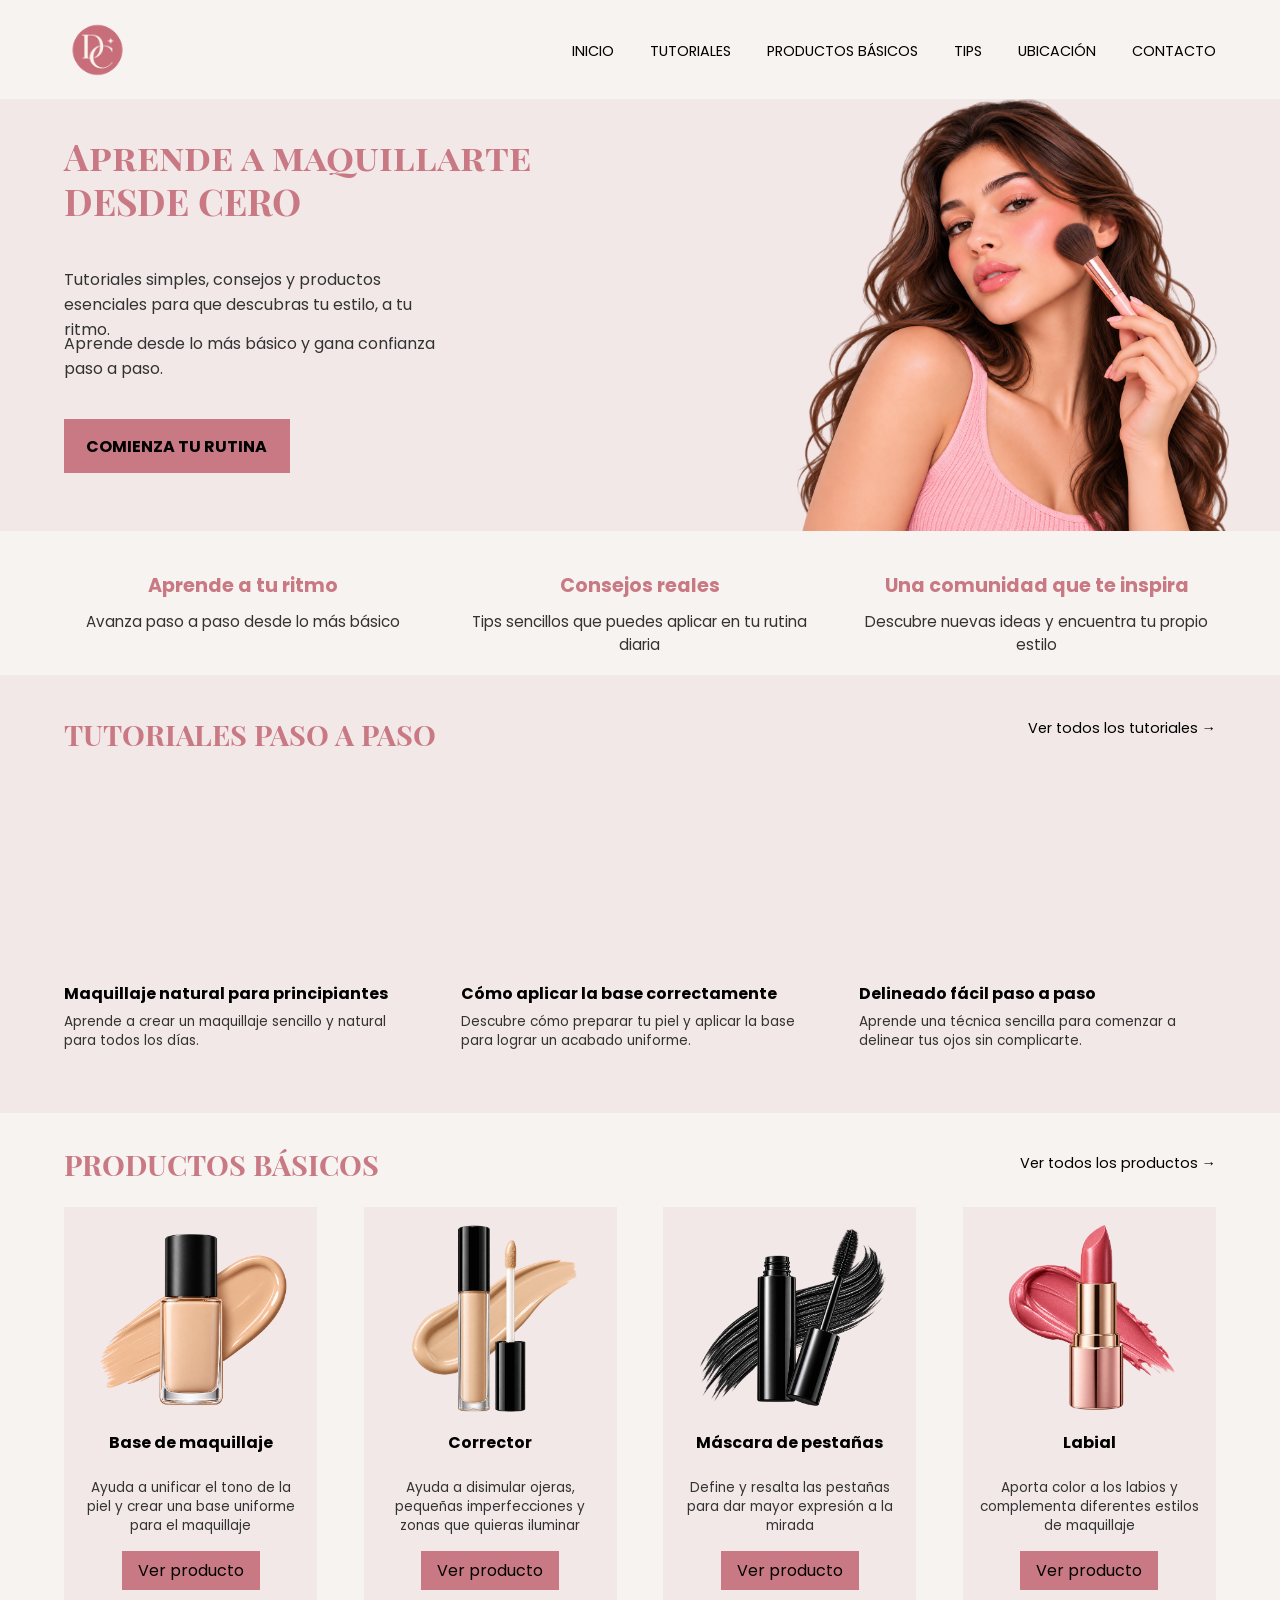
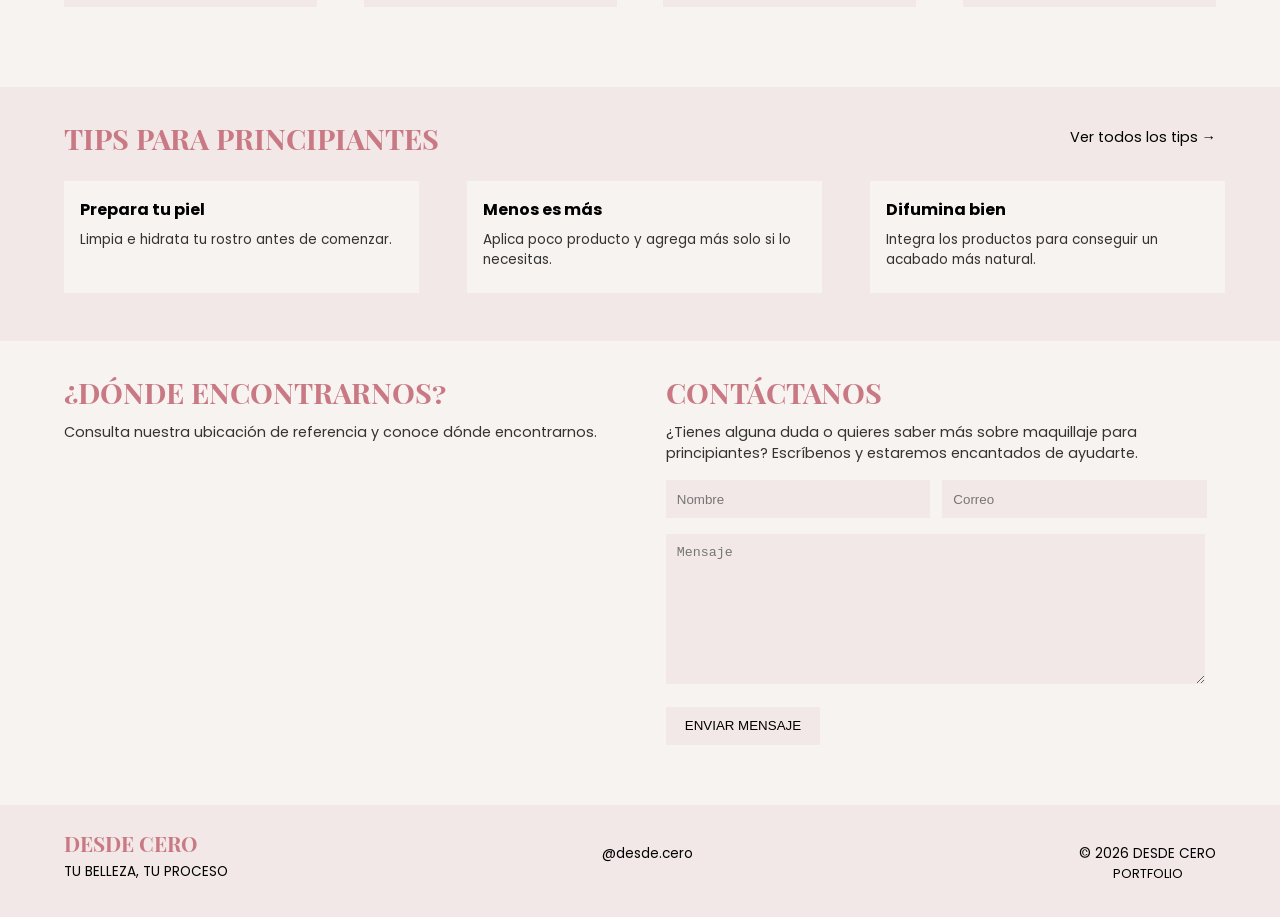
<file: index.html>
<!DOCTYPE html>
<html lang="es">
<head>
    <meta charset="UTF-8">
    <meta name="viewport" content="width=device-width, initial-scale=1.0">

    <link rel="preconnect" href="https://fonts.googleapis.com">
    <link rel="preconnect" href="https://fonts.gstatic.com" crossorigin>
    <link href="https://fonts.googleapis.com/css2?family=Playfair+Display+SC:ital,wght@0,400;0,700;0,900;1,400;1,700;1,900&family=Poppins:ital,wght@0,100;0,200;0,300;0,400;0,500;0,600;0,700;0,800;0,900;1,100;1,200;1,300;1,400;1,500;1,600;1,700;1,800;1,900&display=swap" rel="stylesheet">
    
    <link rel="stylesheet" href="./css/estilos.css">

    <title>Desde Cero</title>
</head>

<body>          
    <header>
        <div>
           <img src="./img/logo.png" alt="Logo Desde Cero">
        </div>
        
        <nav>
            <a href="./index.html">INICIO</a>
            <a href="./tutoriales.html">TUTORIALES</a>
            <a href="./productos.html">PRODUCTOS BÁSICOS</a>
            <a href="./tips.html">TIPS</a>
            <a href="./ubicacion.html">UBICACIÓN</a>
            <a href="./contacto.html">CONTACTO</a>
        </nav>
    </header>
    <main> 
        
        <section id="inicio">
           
           <h1>Aprende a maquillarte <span>DESDE CERO</span></h1>

           <p>

               Tutoriales simples, consejos y productos esenciales
               para que descubras tu estilo, a tu ritmo.
               
               <span>
                   Aprende desde lo más básico y gana confianza paso a paso.
               </span>
           </p>

           <a href="./tutoriales.html"><b>COMIENZA TU RUTINA</b></a>

           

            <div class="imagen-inicio">
                <img src="./img/chica.png" alt="Mujer aplicándose maquillaje">
            </div>


            
            </section>
            <div class="beneficios">

             <div class="beneficio1">
                  <h3>Aprende a tu ritmo</h3>
                  <p>Avanza paso a paso desde lo más básico</p>
              </div>

              <div class="beneficio2">
                  <h3>Consejos reales</h3>
                  <p>Tips sencillos que puedes aplicar en tu rutina diaria</p>
              </div>

              <div class="beneficio3">
                  <h3>Una comunidad que te inspira</h3>
                  <p>Descubre nuevas ideas y encuentra tu propio estilo</p>
              </div>

            </div>



            <section id="tutoriales">

                <h2>TUTORIALES PASO A PASO</h2>

                <a href="./tutoriales.html">Ver todos los tutoriales →</a>

            <div class="tutoriales">

                <div class="tutorial1">
                    <iframe
                        width="560"
                        height="315"
                        src="https://www.youtube.com/embed/My8cILpJXRI?si=BjXnE_vdBm3YssfF"
                        title="Maquillaje natural para principiantes"
                        frameborder="0"
                        allowfullscreen>
                    </iframe>

                     <h3>Maquillaje natural para principiantes</h3>
                     <p>Aprende a crear un maquillaje sencillo y natural para todos los días.</p>
                </div>


                <div class="tutorial2">
                    <iframe
                        width="560"
                        height="315"
                        src="https://www.youtube.com/embed/2gE9KE-GQ8g?si=6pxaX_cSNZBzCt-E" title="YouTube video player" 
                        title="Cómo aplicar la base correctamente"
                        frameborder="0"
                        allowfullscreen>
                    </iframe>

                    <h3>Cómo aplicar la base correctamente</h3>
                    <p>Descubre cómo preparar tu piel y aplicar la base para lograr un acabado uniforme.</p>
                </div>


                <div class="tutorial3">
                    <iframe
                        width="560"
                        height="315"
                        src="https://www.youtube.com/embed/KVVOfbyu404?si=geWPGz6fQpqg7Lgv"
                        title="Delineado fácil paso a paso"
                        frameborder="0"
                        allowfullscreen>
                    </iframe>

                    <h3>Delineado fácil paso a paso</h3>
                    <p>Aprende una técnica sencilla para comenzar a delinear tus ojos sin complicarte.</p>
                </div>
            </div>


            </section>




            <section id="productos">

                <h2>PRODUCTOS BÁSICOS</h2>
                <a href="./productos.html">Ver todos los productos →</a>

            <div class="productos">

                <div class="producto1">
                    <img src="./img/base.png" alt="Base de maquillaje">
                    <h3>Base de maquillaje</h3>
                    <p>
                       Ayuda a unificar el tono de la piel y crear una base uniforme para el maquillaje
                    </p>
                    <a href="./productos.html">Ver producto</a>
                </div>


                <div class="producto2">
                    <img src="./img/corrector.png" alt="Corrector">
                    <h3>Corrector</h3>
                    <p>
                       Ayuda a disimular ojeras, pequeñas imperfecciones y zonas que quieras iluminar
                    </p>
                    <a href="./productos.html">Ver producto</a>
                </div>


                <div class="producto3">
                     <img src="./img/mascara.png" alt="Máscara de pestañas">
                     <h3>Máscara de pestañas</h3>
                     <p>
                        Define y resalta las pestañas para dar mayor expresión a la mirada
                     </p>
                     <a href="./productos.html">Ver producto</a>
                </div>
                    

                <div class="producto4">
                    <img src="./img/labial.png" alt="Labial">
                    <h3>Labial</h3>
                    <p>
                       Aporta color a los labios y complementa diferentes estilos de maquillaje
                    </p>
                    <a href="./productos.html">Ver producto</a>
                </div>
            </div>
                    
        </section>



            <section id="tips">

                <h2>TIPS PARA PRINCIPIANTES</h2>

                <a href="./tips.html">Ver todos los tips →</a>
            <div class="tips">

                <div class="tip1">
                    <h3>Prepara tu piel</h3>
                    <p>Limpia e hidrata tu rostro antes de comenzar.</p>
                </div>

                <div class="tip2">
                    <h3>Menos es más</h3>
                    <p>Aplica poco producto y agrega más solo si lo necesitas.</p>
                </div>

                <div class="tip3">
                    <h3>Difumina bien</h3>
                    <p>Integra los productos para conseguir un acabado más natural.</p>
                </div>
            </div>

             </section>


            <div class="info-final">

             <section class="ubicacion">

                 <h2>¿DÓNDE ENCONTRARNOS?</h2>

                 <p>
                     Consulta nuestra ubicación de referencia y conoce dónde encontrarnos.
                 </p>

                <div>
                    <iframe
                        src="https://www.google.com/maps/embed?pb=!1m18!1m12!1m3!1d52563.43974257505!2d-58.46221515480427!3d-34.57342642877395!2m3!1f0!2f0!3f0!3m2!1i1024!2i768!4f13.1!3m3!1m2!1s0x95bcb59c771eb933%3A0x6b3113b596d78c69!2sPalermo%2C%20Cdad.%20Aut%C3%B3noma%20de%20Buenos%20Aires!5e0!3m2!1ses!2sar!4v1791214659602!5m2!1ses!2sar" width="600" height="450" style="border:0;" allowfullscreen="" loading="lazy" referrerpolicy="strict-origin-when-cross-origin"
                        width="600"
                        height="450"
                        style="border:0;"
                        allowfullscreen=""
                        loading="lazy">
                    </iframe>
                </div>

            </section>



            <section class="contacto">

                <h2>CONTÁCTANOS</h2>

                <p>
                     ¿Tienes alguna duda o quieres saber más sobre maquillaje para principiantes?
                     Escríbenos y estaremos encantados de ayudarte.
                </p>

                <form>

                   <input type="text" placeholder="Nombre">

                   <input type="email" placeholder="Correo">

                   <textarea placeholder="Mensaje"></textarea>

                   <button type="submit">ENVIAR MENSAJE</button>

            </form>
            </section>
            </div>


    </main>

    <footer>

    <div>DESDE CERO</div>

    <p>TU BELLEZA, TU PROCESO</p>
    <p class="instagram">@desde.cero</p>
    <p class="copyright">
    © 2026 DESDE CERO<br>
    <a href="./portfolio.html" class="link-portfolio">PORTFOLIO</a>
</p>

</footer>
</file>
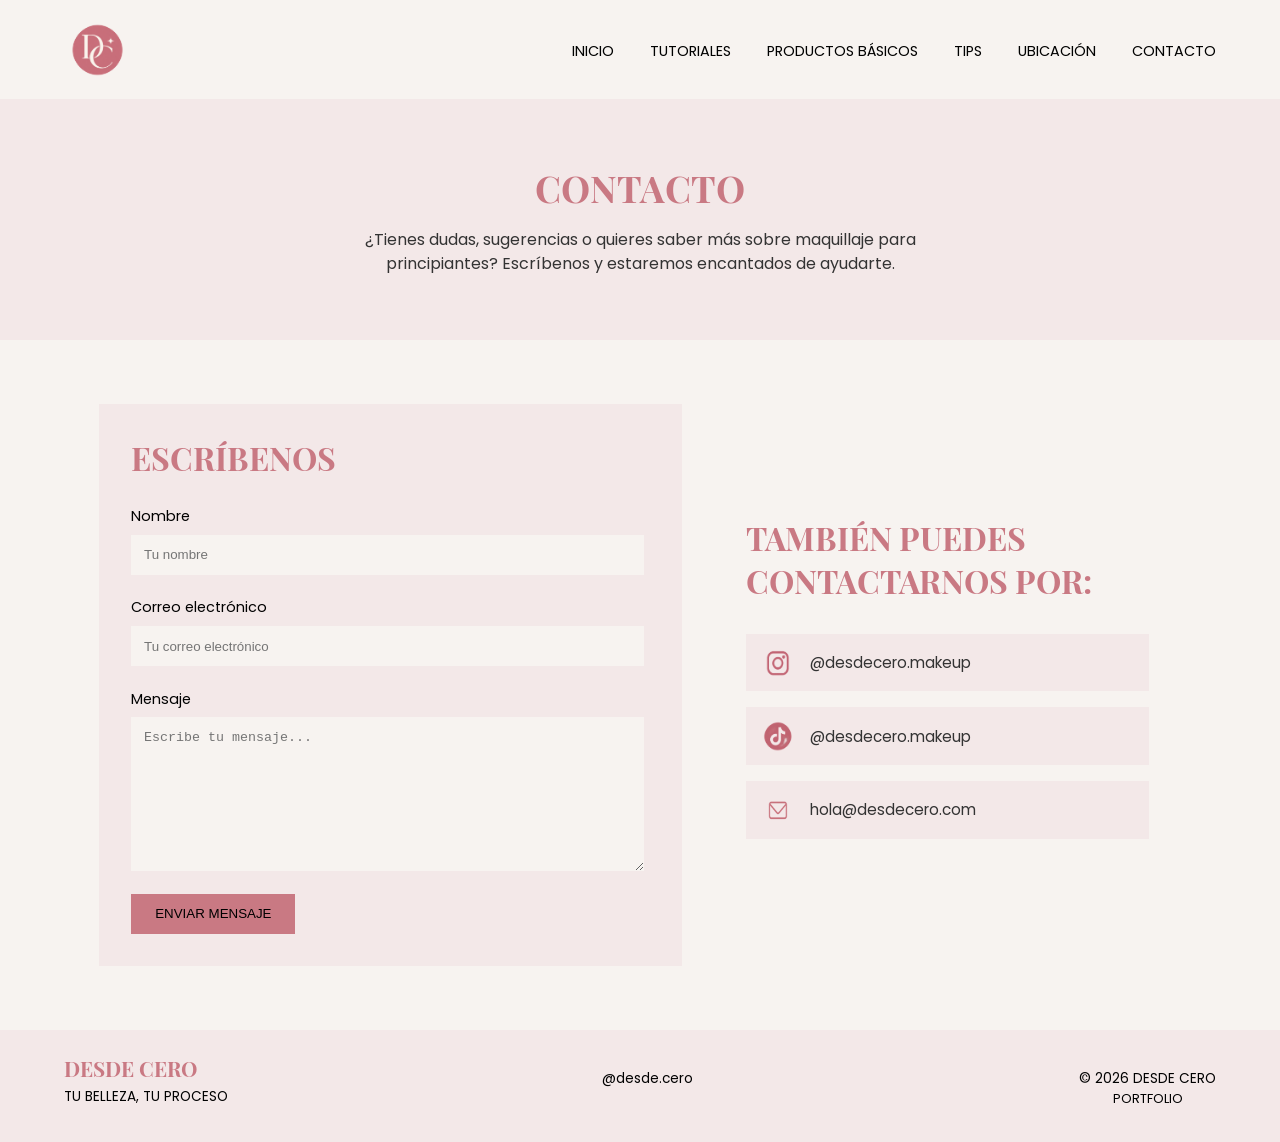
<file: contacto.html>
<!DOCTYPE html>
<html lang="en">
<head>
    <meta charset="UTF-8">
    <meta name="viewport" content="width=device-width, initial-scale=1.0">

    <link rel="preconnect" href="https://fonts.googleapis.com">
    <link rel="preconnect" href="https://fonts.gstatic.com" crossorigin>

    <link href="https://fonts.googleapis.com/css2?family=Playfair+Display+SC:ital,wght@0,400;0,700;0,900;1,400;1,700;1,900&family=Poppins:ital,wght@0,100;0,200;0,300;0,400;0,500;0,600;0,700;0,800;0,900;1,100;1,200;1,300;1,400;1,500;1,600;1,700;1,800;1,900&display=swap" rel="stylesheet">

    <link rel="stylesheet" href="./css/estilos.css">

    <title>Contacto | Desde Cero</title>
</head>

<body>

    <header>

        <div>
            <img src="./img/logo.png" alt="Logo Desde Cero">
        </div>

        <nav>
            <a href="./index.html">INICIO</a>
            <a href="./tutoriales.html">TUTORIALES</a>
            <a href="./productos.html">PRODUCTOS BÁSICOS</a>
            <a href="./tips.html">TIPS</a>
            <a href="./ubicacion.html">UBICACIÓN</a>
            <a href="./contacto.html">CONTACTO</a>
        </nav>

    </header>


    <main>

        <section class="inicio-contacto">

            <h1>CONTACTO</h1>

            <p>
                ¿Tienes dudas, sugerencias o quieres saber más
                sobre maquillaje para principiantes?
                Escríbenos y estaremos encantados de ayudarte.
            </p>

        </section>



        <section class="pagina-contacto">

            <div class="contenido-contacto">


                <div class="formulario-contacto">

                    <h2>ESCRÍBENOS</h2>

                    <form>

                        <label>Nombre</label>

                        <input
                            type="text"
                            placeholder="Tu nombre">


                        <label>Correo electrónico</label>

                        <input
                            type="email"
                            placeholder="Tu correo electrónico">


                        <label>Mensaje</label>

                        <textarea
                            placeholder="Escribe tu mensaje..."></textarea>


                        <button type="submit">
                            ENVIAR MENSAJE
                        </button>

                    </form>

                </div>



                <div class="otros-contactos">

                    <h2>TAMBIÉN PUEDES CONTACTARNOS POR:</h2>


                    <div class="contacto-red">

                        <img
                            src="./img/instagram.png"
                            alt="Instagram">

                        <p>@desdecero.makeup</p>

                    </div>



                    <div class="contacto-red">

                        <img
                            src="./img/tiktok.png"
                            alt="TikTok">

                        <p>@desdecero.makeup</p>

                    </div>



                    <div class="contacto-red">

                        <img
                            src="./img/correo.png"
                            alt="Correo electrónico">

                        <p>hola@desdecero.com</p>

                    </div>


                </div>


            </div>

        </section>

    </main>



    <footer>

        <div>DESDE CERO</div>

        <p>TU BELLEZA, TU PROCESO</p>

        <p class="instagram">@desde.cero</p>

        <p class="copyright">
    © 2026 DESDE CERO<br>
    <a href="./portfolio.html" class="link-portfolio">PORTFOLIO</a>
</p>

    </footer>


</body>

</html>
</file>
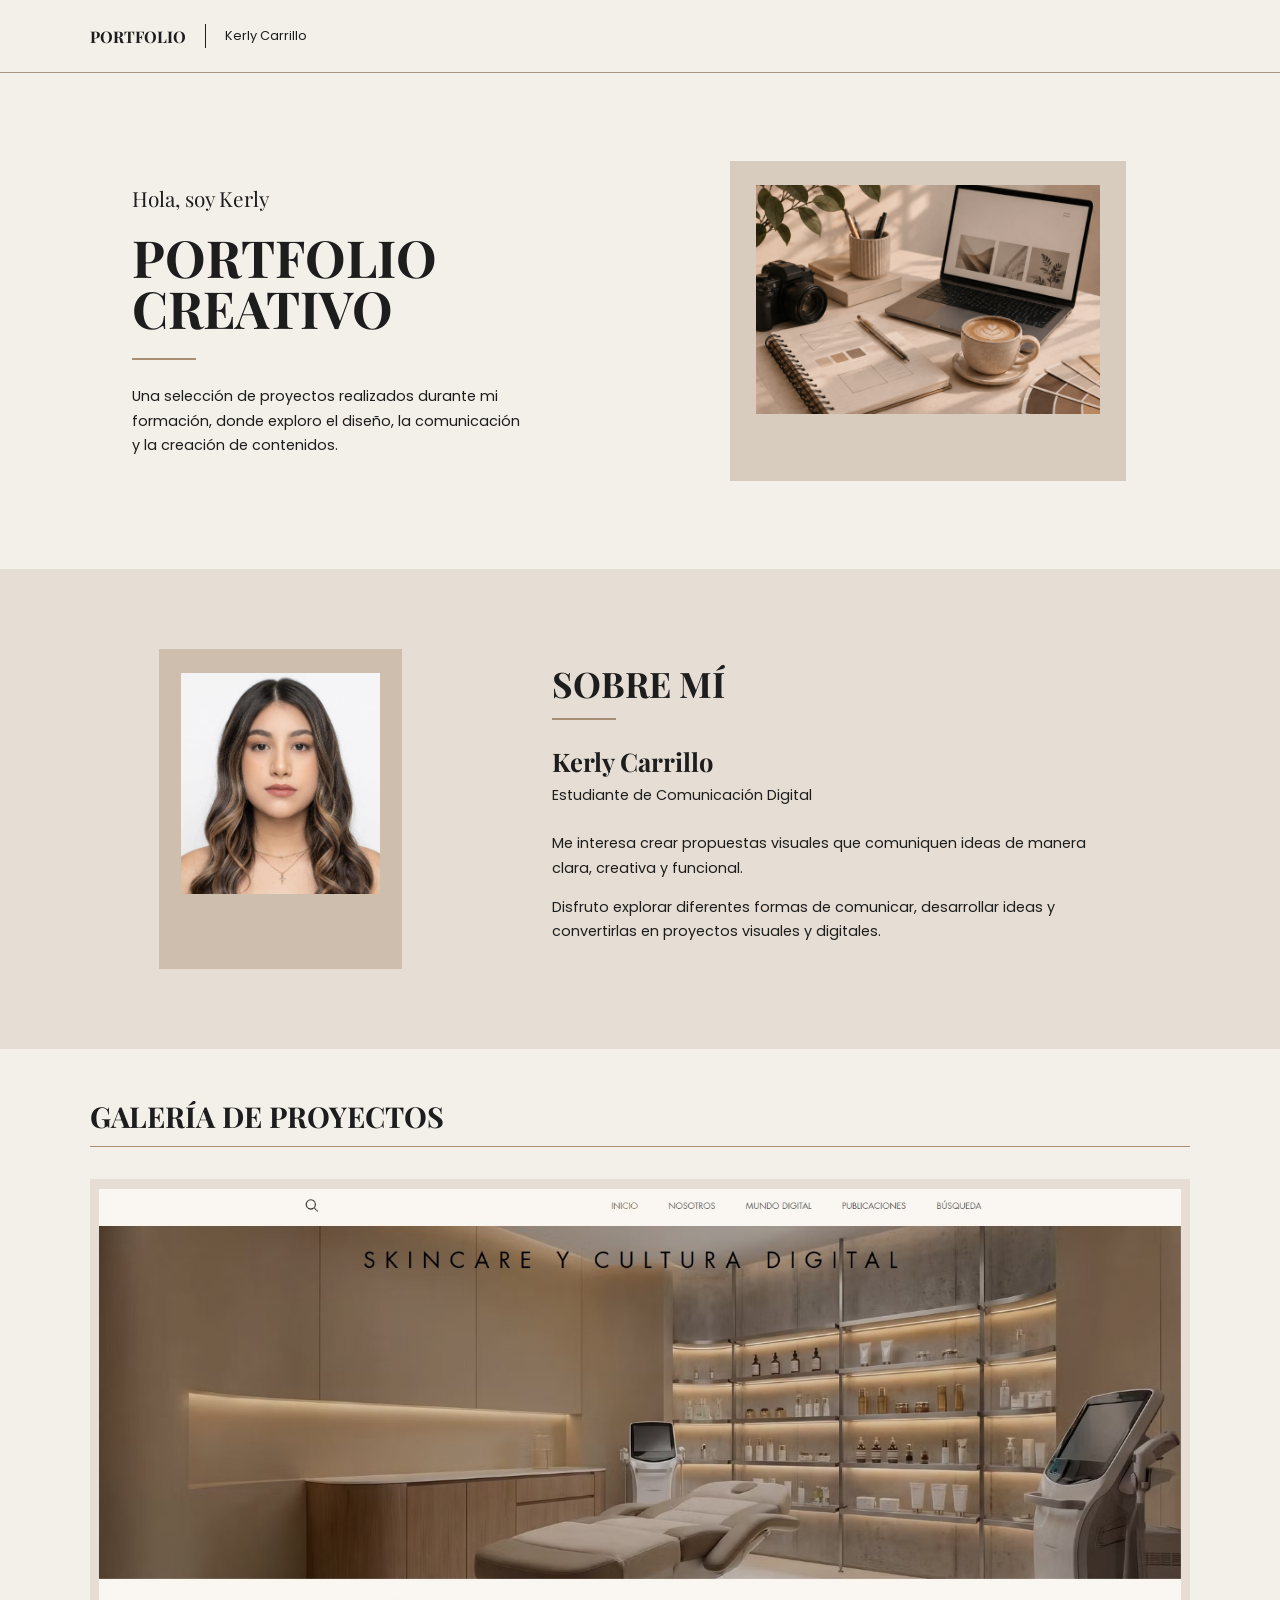
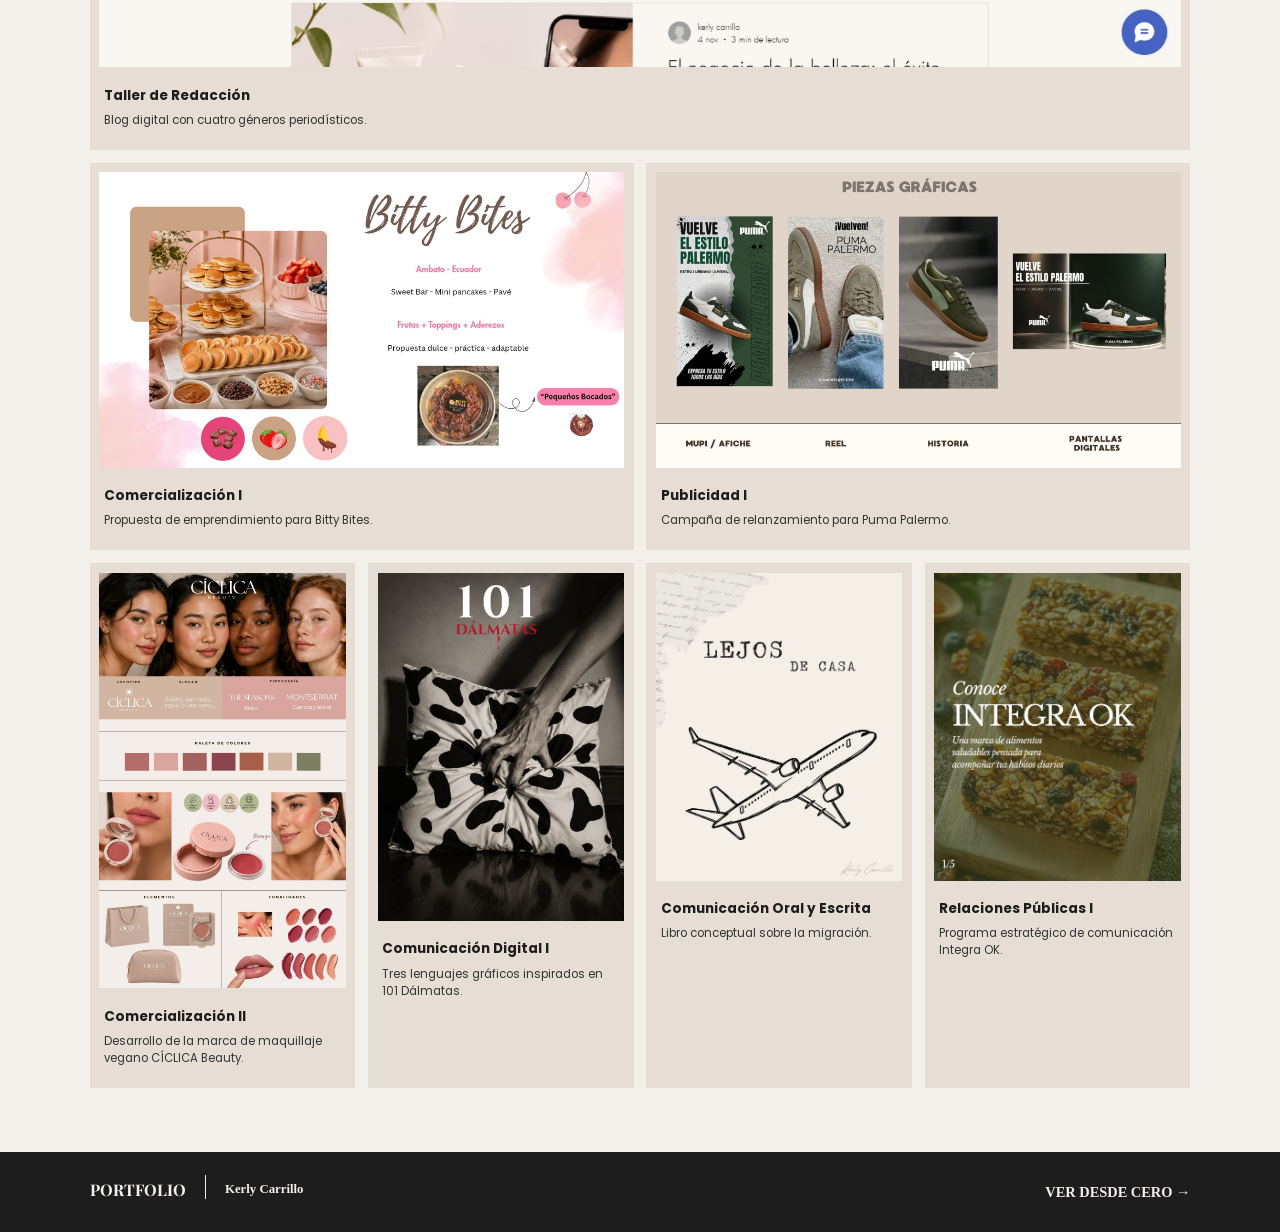
<file: portfolio.html>
<!DOCTYPE html>
<html lang="es">

<head>
    <meta charset="UTF-8">
    <meta name="viewport" content="width=device-width, initial-scale=1.0">

    <link rel="preconnect" href="https://fonts.googleapis.com">
    <link rel="preconnect" href="https://fonts.gstatic.com" crossorigin>

    <link href="https://fonts.googleapis.com/css2?family=Playfair+Display:wght@400;500;600&family=Poppins:wght@300;400;500&display=swap"
        rel="stylesheet">

    <link rel="stylesheet" href="./css/estilos.css">

    <title>Portfolio | Kerly Carrillo</title>
</head>

<body class="body-portfolio">

    <header class="header-portfolio">

        <div class="marca-portfolio">
            <h2>PORTFOLIO</h2>

            <div class="separador-portfolio"></div>

            <p>Kerly Carrillo</p>
        </div>

    </header>


    <main>

        <section class="inicio-portfolio">

            <div class="texto-inicio-portfolio">

                <p class="hola-portfolio">Hola, soy Kerly</p>

                <h1>
                    PORTFOLIO
                    <span>CREATIVO</span>
                </h1>

                <div class="linea-portfolio"></div>

                <p class="descripcion-portfolio">
                    Una selección de proyectos realizados durante mi formación,
                    donde exploro el diseño, la comunicación y la creación de contenidos.
                </p>

            </div>


            <div class="imagen-inicio-portfolio">

                <div class="cuadro-inicio"></div>

                <img src="./img/portfolio-principal.jpg"
                    alt="Imagen principal del portfolio">

            </div>

        </section>



        <section class="sobre-mi-portfolio">

            <div class="imagen-sobre-mi">

                <div class="cuadro-sobre-mi"></div>

                <img src="./img/sobre-mi.jpg"
                    alt="Imagen de presentación">

            </div>


            <div class="texto-sobre-mi">

                <h2>SOBRE MÍ</h2>

                <div class="linea-sobre-mi"></div>

                <h3>Kerly Carrillo</h3>

                <p class="carrera-portfolio">
                    Estudiante de Comunicación Digital
                </p>

                <p>
                    Me interesa crear propuestas visuales que comuniquen ideas
                    de manera clara, creativa y funcional.
                </p>

                <p>
                    Disfruto explorar diferentes formas de comunicar,
                    desarrollar ideas y convertirlas en proyectos visuales y digitales.
                </p>

            </div>

        </section>



        <section class="proyectos-portfolio">

            <h2>GALERÍA DE PROYECTOS</h2>

            <div class="linea-proyectos"></div>


            <div class="galeria-portfolio">


                <div class="proyecto1">

                    <img src="./img/taller-redaccion.jpg"
                        alt="Taller de Redacción">

                    <h3>Taller de Redacción</h3>

                    <p class="descripcion-proyecto">
                        Blog digital con cuatro géneros periodísticos.
                    </p>

                </div>



                <div class="proyecto2">

                    <img src="./img/comercializacion2.jpg"
                        alt="Comercialización I">

                    <h3>Comercialización I</h3>

                    <p class="descripcion-proyecto">
                        Propuesta de emprendimiento para Bitty Bites.
                    </p>

                </div>



                <div class="proyecto3">

                    <img src="./img/publicidad1.jpg"
                        alt="Publicidad I">

                    <h3>Publicidad I</h3>

                    <p class="descripcion-proyecto">
                        Campaña de relanzamiento para Puma Palermo.
                    </p>

                </div>



                <div class="proyecto4">

                    <img src="./img/comercializacion1.jpg"
                        alt="Comercialización II">

                    <h3>Comercialización II</h3>

                    <p class="descripcion-proyecto">
                        Desarrollo de la marca de maquillaje vegano CÍCLICA Beauty.
                    </p>

                </div>



                <div class="proyecto5">

                    <img src="./img/comunicacion-digital1.jpg"
                        alt="Comunicación Digital I">

                    <h3>Comunicación Digital I</h3>

                    <p class="descripcion-proyecto">
                        Tres lenguajes gráficos inspirados en 101 Dálmatas.
                    </p>

                </div>



                <div class="proyecto6">

                    <img src="./img/comunicacion-oral.jpg"
                        alt="Comunicación Oral y Escrita">

                    <h3>Comunicación Oral y Escrita</h3>

                    <p class="descripcion-proyecto">
                        Libro conceptual sobre la migración.
                    </p>

                </div>



                <div class="proyecto7">

                    <img src="./img/relaciones-publicas1.jpg"
                        alt="Relaciones Públicas I">

                    <h3>Relaciones Públicas I</h3>

                    <p class="descripcion-proyecto">
                        Programa estratégico de comunicación Integra OK.
                    </p>

                </div>

            </div>

        </section>

    </main>



    <footer class="footer-portfolio">

        <div class="marca-footer">

            <h2>PORTFOLIO</h2>

            <div class="separador-footer"></div>

            <p>Kerly Carrillo</p>

        </div>


        <div class="acceso-desde-cero">

            <a href="./index.html">
                VER DESDE CERO →
            </a>

        </div>

    </footer>


</body>

</html>
</file>
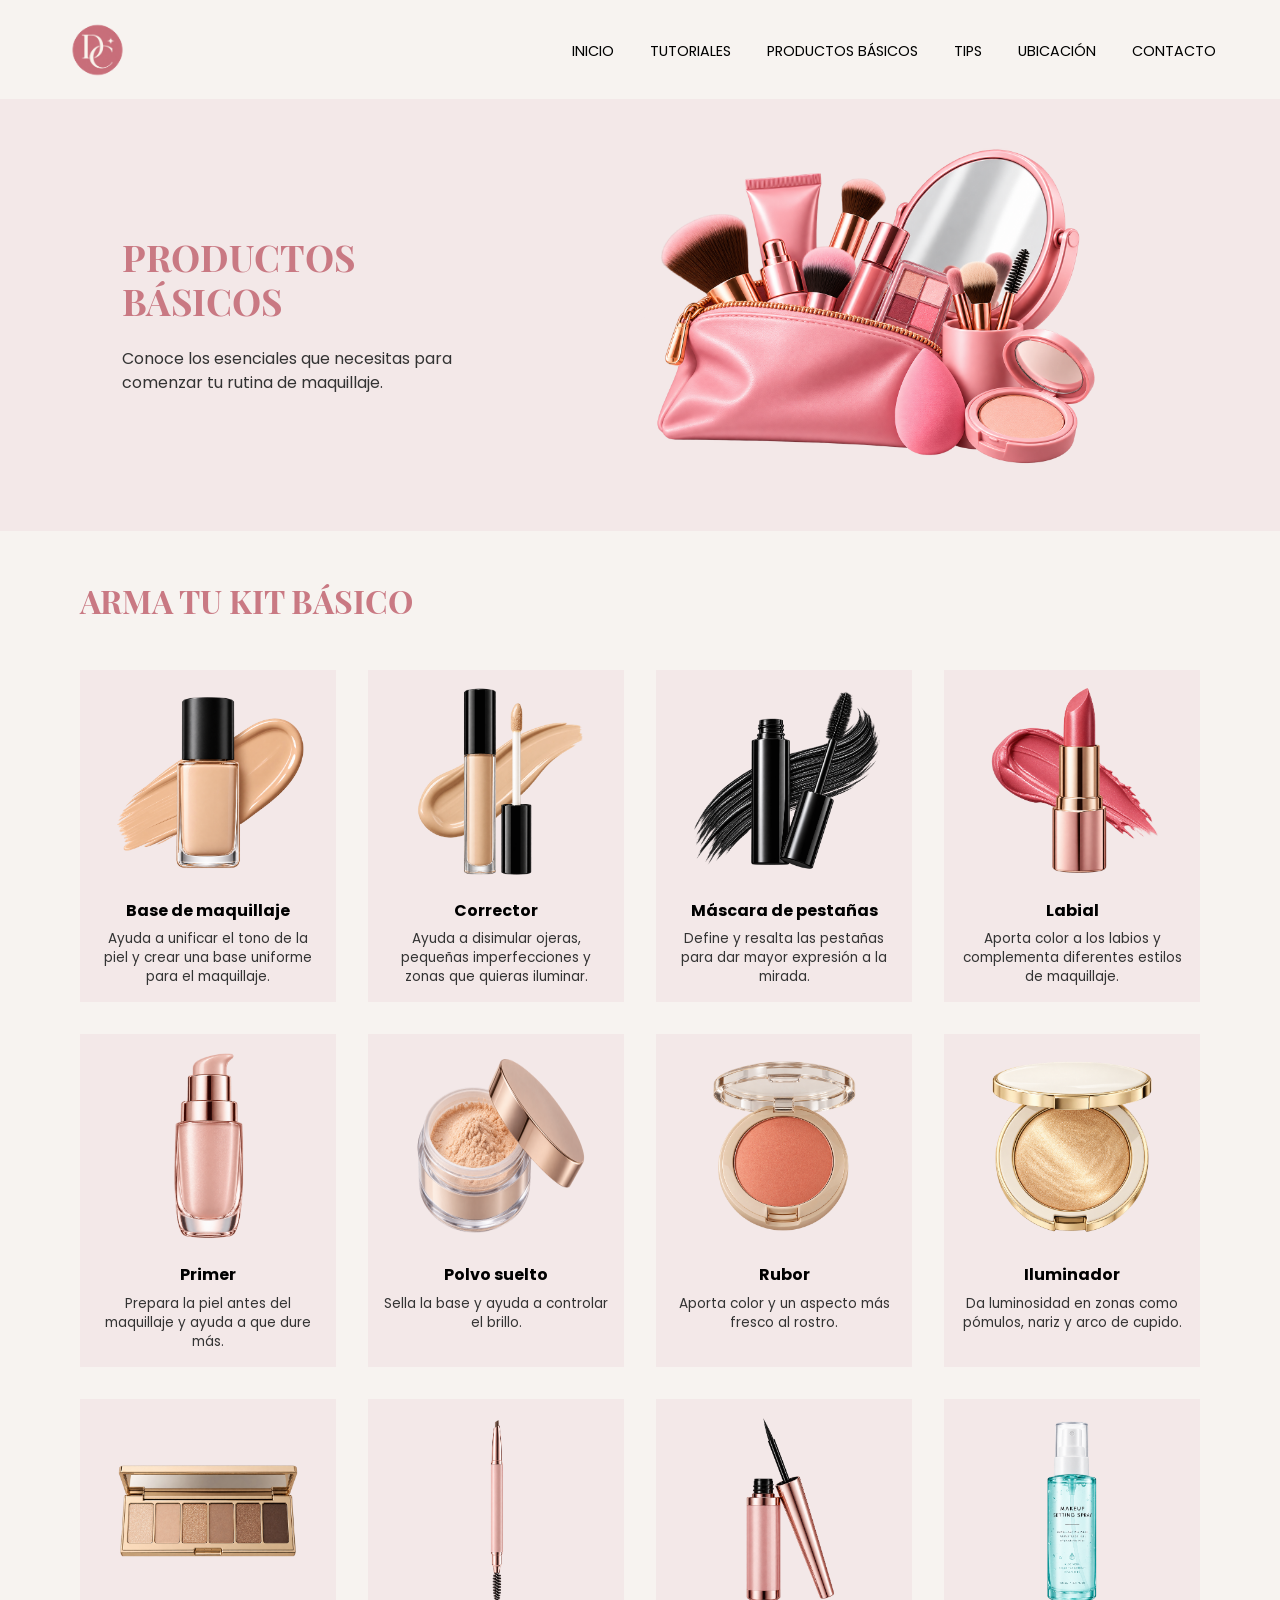
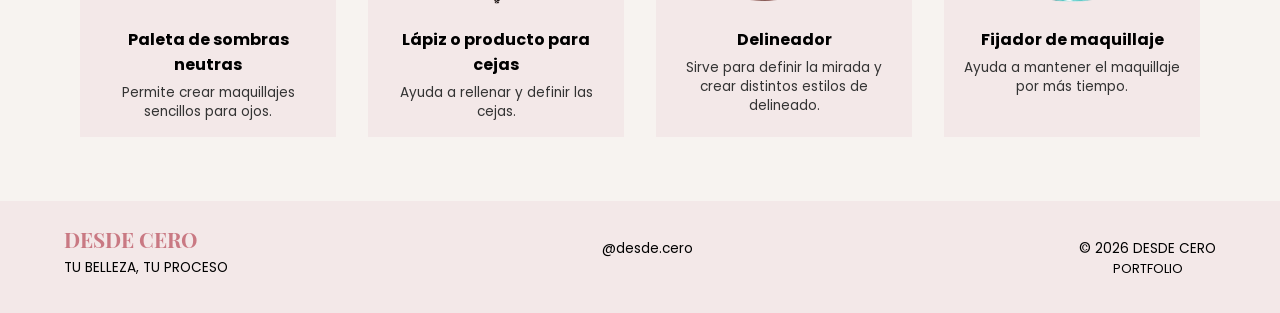
<file: productos.html>
<!DOCTYPE html>
<html lang="en">
<head>
    <meta charset="UTF-8">
    <meta name="viewport" content="width=device-width, initial-scale=1.0">

    <link rel="preconnect" href="https://fonts.googleapis.com">
    <link rel="preconnect" href="https://fonts.gstatic.com" crossorigin>

    <link href="https://fonts.googleapis.com/css2?family=Playfair+Display+SC:ital,wght@0,400;0,700;0,900;1,400;1,700;1,900&family=Poppins:ital,wght@0,100;0,200;0,300;0,400;0,500;0,600;0,700;0,800;0,900;1,100;1,200;1,300;1,400;1,500;1,600;1,700;1,800;1,900&display=swap" rel="stylesheet">

    <link rel="stylesheet" href="./css/estilos.css">

    <title>Productos Básicos | Desde Cero</title>
</head>

<body>

    <header>

        <div>
            <img src="./img/logo.png" alt="Logo Desde Cero">
        </div>

        <nav>
            <a href="./index.html">INICIO</a>
            <a href="./tutoriales.html">TUTORIALES</a>
            <a href="./productos.html">PRODUCTOS BÁSICOS</a>
            <a href="./tips.html">TIPS</a>
            <a href="./ubicacion.html">UBICACIÓN</a>
            <a href="./contacto.html">CONTACTO</a>
        </nav>

    </header>


    <main>

        <section class="inicio-productos">

            <div class="texto-productos">

                <h1>
                    PRODUCTOS<br>
                    BÁSICOS
                </h1>

                <p>
                    Conoce los esenciales que necesitas para comenzar
                    tu rutina de maquillaje.
                </p>

            </div>


            <div class="imagen-productos">

                <img src="./img/productos.png" alt="Productos básicos de maquillaje">

            </div>

        </section>



        <section class="pagina-productos">

            <h2>ARMA TU KIT BÁSICO</h2>


            <div class="lista-productos">


                <div class="producto-pagina">

                    <img src="./img/base.png" alt="Base de maquillaje">

                    <h3>Base de maquillaje</h3>

                    <p>
                        Ayuda a unificar el tono de la piel y crear
                        una base uniforme para el maquillaje.
                    </p>

                </div>



                <div class="producto-pagina">

                    <img src="./img/corrector.png" alt="Corrector">

                    <h3>Corrector</h3>

                    <p>
                        Ayuda a disimular ojeras, pequeñas imperfecciones
                        y zonas que quieras iluminar.
                    </p>

                </div>



                <div class="producto-pagina">

                    <img src="./img/mascara.png" alt="Máscara de pestañas">

                    <h3>Máscara de pestañas</h3>

                    <p>
                        Define y resalta las pestañas para dar
                        mayor expresión a la mirada.
                    </p>

                </div>



                <div class="producto-pagina">

                    <img src="./img/labial.png" alt="Labial">

                    <h3>Labial</h3>

                    <p>
                        Aporta color a los labios y complementa
                        diferentes estilos de maquillaje.
                    </p>

                </div>



                <div class="producto-pagina">

                    <img src="./img/primer.png" alt="Primer">

                    <h3>Primer</h3>

                    <p>
                        Prepara la piel antes del maquillaje
                        y ayuda a que dure más.
                    </p>

                </div>



                <div class="producto-pagina">

                    <img src="./img/polvo.png" alt="Polvo suelto">

                    <h3>Polvo suelto</h3>

                    <p>
                        Sella la base y ayuda a controlar
                        el brillo.
                    </p>

                </div>



                <div class="producto-pagina">

                    <img src="./img/rubor.png" alt="Rubor">

                    <h3>Rubor</h3>

                    <p>
                        Aporta color y un aspecto más
                        fresco al rostro.
                    </p>

                </div>



                <div class="producto-pagina">

                    <img src="./img/iluminador.png" alt="Iluminador">

                    <h3>Iluminador</h3>

                    <p>
                        Da luminosidad en zonas como
                        pómulos, nariz y arco de cupido.
                    </p>

                </div>



                <div class="producto-pagina">

                    <img src="./img/sombras.png" alt="Paleta de sombras neutras">

                    <h3>Paleta de sombras neutras</h3>

                    <p>
                        Permite crear maquillajes sencillos
                        para ojos.
                    </p>

                </div>



                <div class="producto-pagina">

                    <img src="./img/cejas.png" alt="Lápiz o producto para cejas">

                    <h3>Lápiz o producto para cejas</h3>

                    <p>
                        Ayuda a rellenar y definir
                        las cejas.
                    </p>

                </div>



                <div class="producto-pagina">

                    <img src="./img/delineador.png" alt="Delineador">

                    <h3>Delineador</h3>

                    <p>
                        Sirve para definir la mirada y crear
                        distintos estilos de delineado.
                    </p>

                </div>



                <div class="producto-pagina">

                    <img src="./img/fijador.png" alt="Fijador de maquillaje">

                    <h3>Fijador de maquillaje</h3>

                    <p>
                        Ayuda a mantener el maquillaje
                        por más tiempo.
                    </p>

                </div>


            </div>

        </section>

    </main>



    <footer>

        <div>DESDE CERO</div>

        <p>TU BELLEZA, TU PROCESO</p>

        <p class="instagram">@desde.cero</p>

        <p class="copyright">
    © 2026 DESDE CERO<br>
    <a href="./portfolio.html" class="link-portfolio">PORTFOLIO</a>
</p>

    </footer>


</body>

</html>
</file>
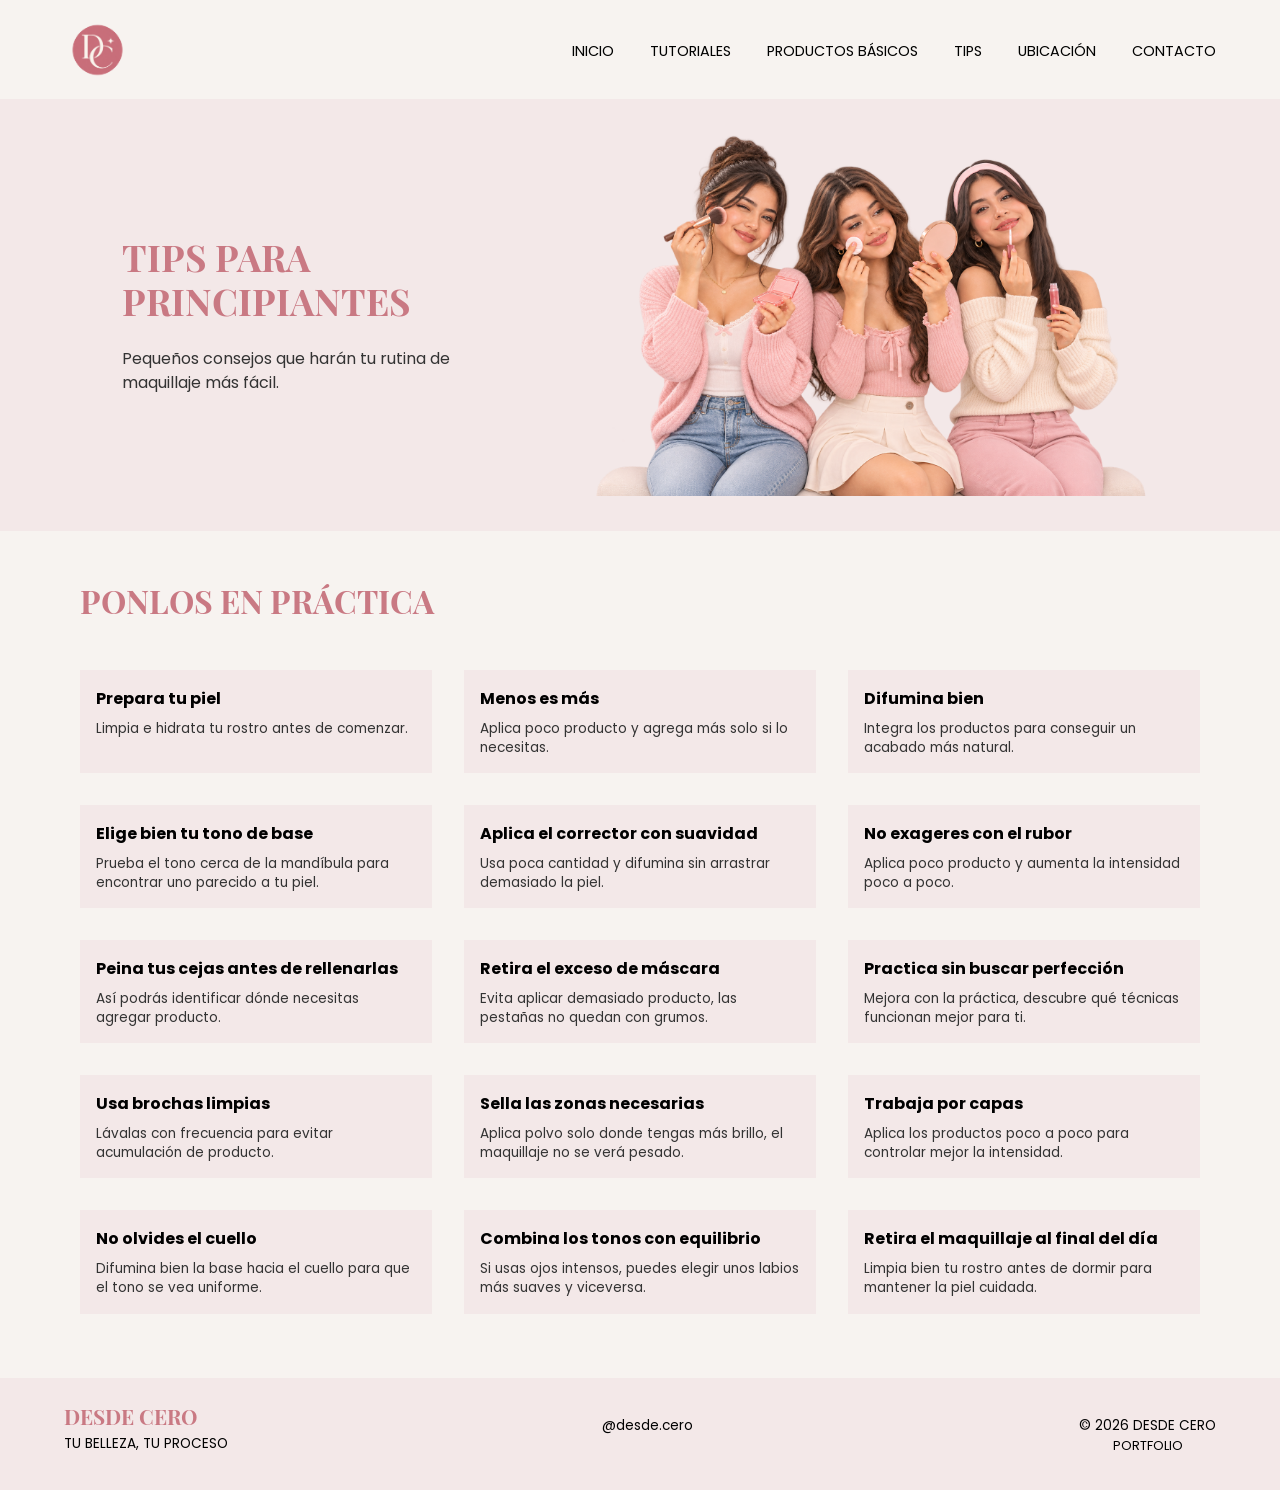
<file: tips.html>
<!DOCTYPE html>
<html lang="en">
<head>
     <meta charset="UTF-8">
    <meta name="viewport" content="width=device-width, initial-scale=1.0">

    <link rel="preconnect" href="https://fonts.googleapis.com">
    <link rel="preconnect" href="https://fonts.gstatic.com" crossorigin>

    <link href="https://fonts.googleapis.com/css2?family=Playfair+Display+SC:ital,wght@0,400;0,700;0,900;1,400;1,700;1,900&family=Poppins:ital,wght@0,100;0,200;0,300;0,400;0,500;0,600;0,700;0,800;0,900;1,100;1,200;1,300;1,400;1,500;1,600;1,700;1,800;1,900&display=swap" rel="stylesheet">

    <link rel="stylesheet" href="./css/estilos.css">

    <title>Tips | Desde Cero</title>
</head>

<body>

    <header>

        <div>
            <img src="./img/logo.png" alt="Logo Desde Cero">
        </div>

        <nav>
            <a href="./index.html">INICIO</a>
            <a href="./tutoriales.html">TUTORIALES</a>
            <a href="./productos.html">PRODUCTOS BÁSICOS</a>
            <a href="./tips.html">TIPS</a>
            <a href="./ubicacion.html">UBICACIÓN</a>
            <a href="./contacto.html">CONTACTO</a>
        </nav>

    </header>


    <main>

        <section class="inicio-tips">

            <div class="texto-tips">

                <h1>
                    TIPS PARA<br>
                    PRINCIPIANTES
                </h1>

                <p>
                    Pequeños consejos que harán tu rutina
                    de maquillaje más fácil.
                </p>

            </div>


            <div class="imagen-tips">

                <img src="./img/tips.png" alt="Chicas aplicándose maquillaje">

            </div>

        </section>



        <section class="pagina-tips">

            <h2>PONLOS EN PRÁCTICA</h2>


            <div class="lista-tips">


                <div class="tip-pagina">

                    <h3>Prepara tu piel</h3>

                    <p>
                        Limpia e hidrata tu rostro antes de comenzar.
                    </p>

                </div>



                <div class="tip-pagina">

                    <h3>Menos es más</h3>

                    <p>
                        Aplica poco producto y agrega más solo si lo necesitas.
                    </p>

                </div>



                <div class="tip-pagina">

                    <h3>Difumina bien</h3>

                    <p>
                        Integra los productos para conseguir un acabado más natural.
                    </p>

                </div>



                <div class="tip-pagina">

                    <h3>Elige bien tu tono de base</h3>

                    <p>
                        Prueba el tono cerca de la mandíbula para encontrar uno parecido a tu piel.
                    </p>

                </div>



                <div class="tip-pagina">

                    <h3>Aplica el corrector con suavidad</h3>

                    <p>
                        Usa poca cantidad y difumina sin arrastrar demasiado la piel.
                    </p>

                </div>



                <div class="tip-pagina">

                    <h3>No exageres con el rubor</h3>

                    <p>
                        Aplica poco producto y aumenta la intensidad poco a poco.
                    </p>

                </div>



                <div class="tip-pagina">

                    <h3>Peina tus cejas antes de rellenarlas</h3>

                    <p>
                        Así podrás identificar dónde necesitas agregar producto.
                    </p>

                </div>



                <div class="tip-pagina">

                    <h3>Retira el exceso de máscara</h3>

                    <p>
                        Evita aplicar demasiado producto, las pestañas no quedan con grumos.
                    </p>

                </div>



                <div class="tip-pagina">

                    <h3>Practica sin buscar perfección</h3>

                    <p>
                        Mejora con la práctica, descubre qué técnicas funcionan mejor para ti.
                    </p>

                </div>



                <div class="tip-pagina">

                    <h3>Usa brochas limpias</h3>

                    <p>
                        Lávalas con frecuencia para evitar acumulación de producto.
                    </p>

                </div>



                <div class="tip-pagina">

                    <h3>Sella las zonas necesarias</h3>

                    <p>
                        Aplica polvo solo donde tengas más brillo, el maquillaje no se verá pesado.
                    </p>

                </div>



                <div class="tip-pagina">

                    <h3>Trabaja por capas</h3>

                    <p>
                        Aplica los productos poco a poco para controlar mejor la intensidad.
                    </p>

                </div>



                <div class="tip-pagina">

                    <h3>No olvides el cuello</h3>

                    <p>
                        Difumina bien la base hacia el cuello para que el tono se vea uniforme.
                    </p>

                </div>



                <div class="tip-pagina">

                    <h3>Combina los tonos con equilibrio</h3>

                    <p>
                        Si usas ojos intensos, puedes elegir unos labios más suaves y viceversa.
                    </p>

                </div>



                <div class="tip-pagina">

                    <h3>Retira el maquillaje al final del día</h3>

                    <p>
                        Limpia bien tu rostro antes de dormir para mantener la piel cuidada.
                    </p>

                </div>


            </div>

        </section>

    </main>



    <footer>

        <div>DESDE CERO</div>

        <p>TU BELLEZA, TU PROCESO</p>

        <p class="instagram">@desde.cero</p>

        <p class="copyright">
    © 2026 DESDE CERO<br>
    <a href="./portfolio.html" class="link-portfolio">PORTFOLIO</a>
</p>

    </footer>


</body>

</html>
</file>
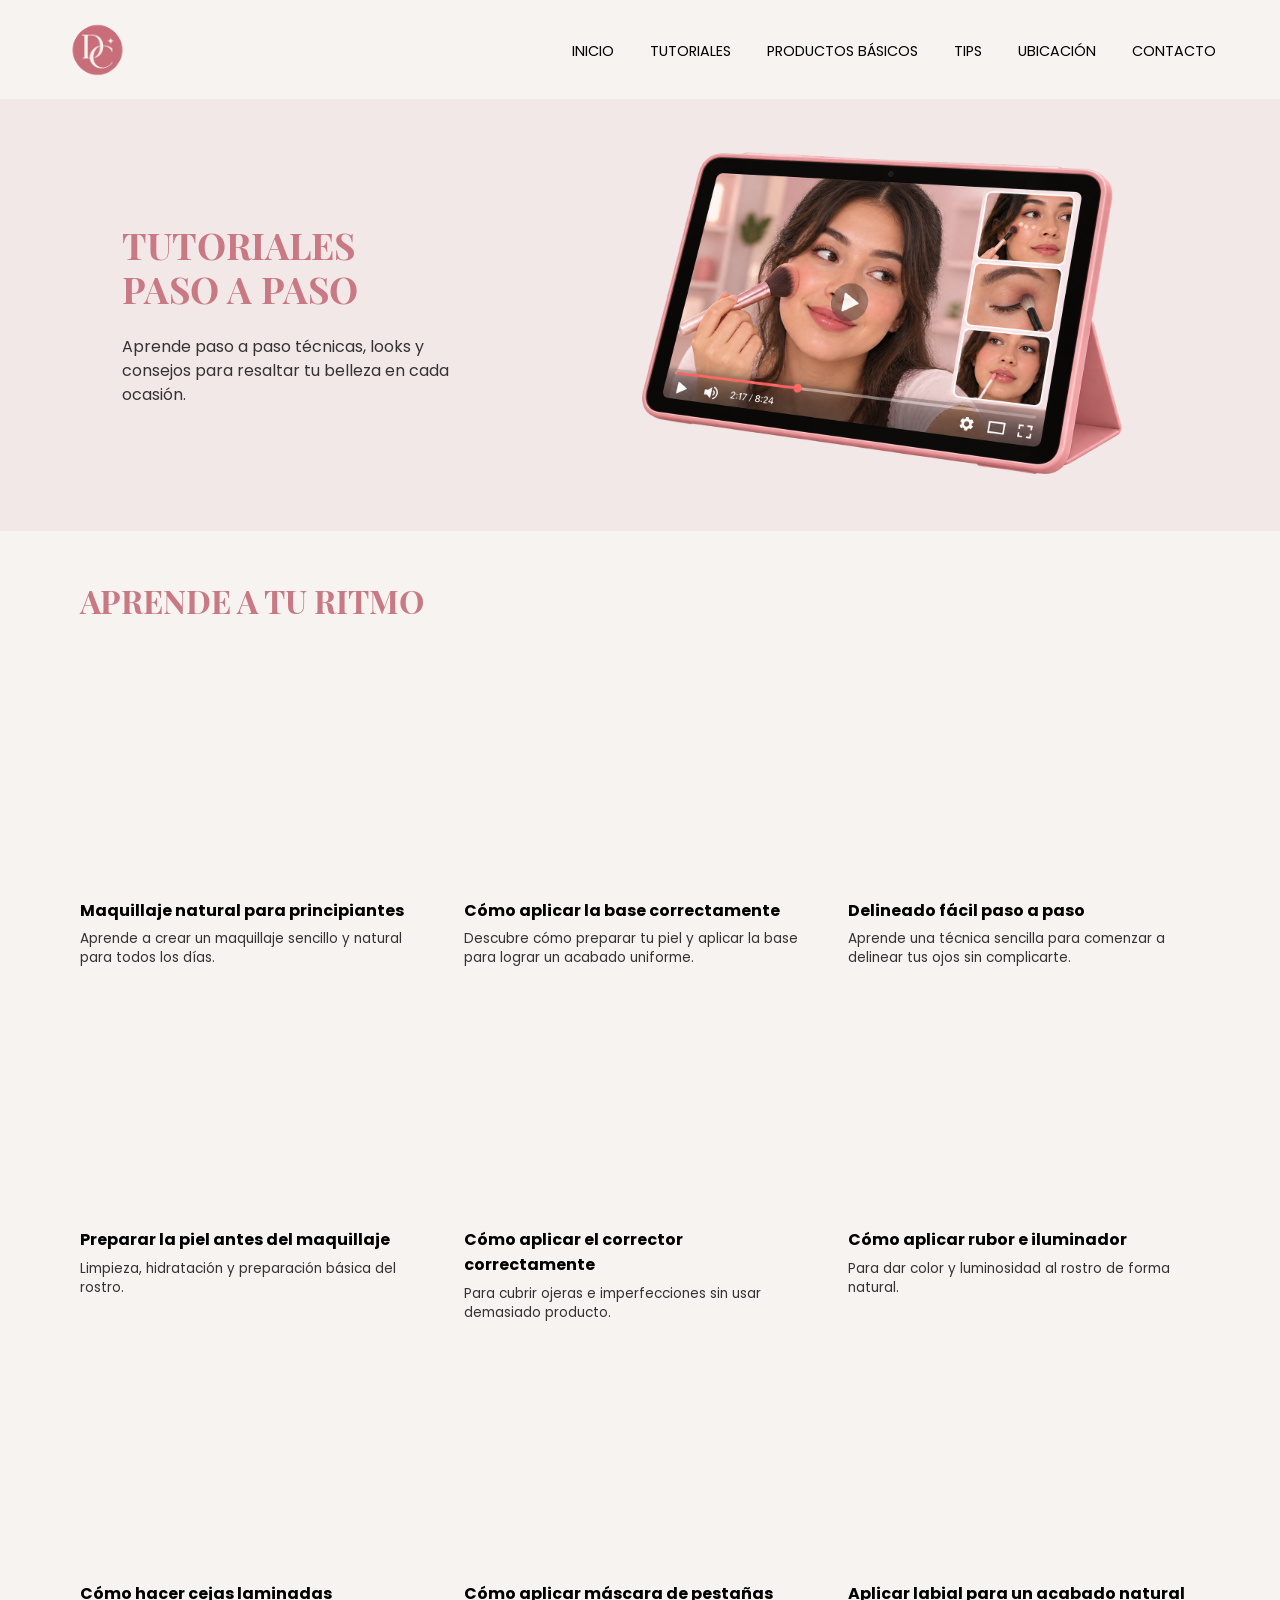
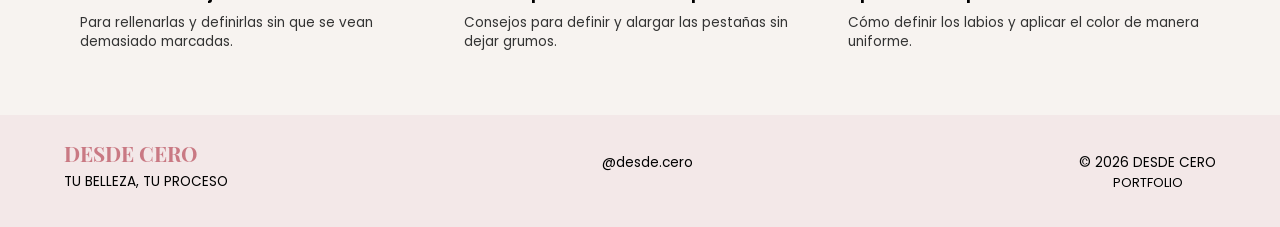
<file: tutoriales.html>
<!DOCTYPE html>
<html lang="en">
<head>
    <!DOCTYPE html>
<html lang="es">

<head>
    <meta charset="UTF-8">
    <meta name="viewport" content="width=device-width, initial-scale=1.0">

    <link rel="preconnect" href="https://fonts.googleapis.com">
    <link rel="preconnect" href="https://fonts.gstatic.com" crossorigin>

    <link href="https://fonts.googleapis.com/css2?family=Playfair+Display+SC:ital,wght@0,400;0,700;0,900;1,400;1,700;1,900&family=Poppins:ital,wght@0,100;0,200;0,300;0,400;0,500;0,600;0,700;0,800;0,900;1,100;1,200;1,300;1,400;1,500;1,600;1,700;1,800;1,900&display=swap" rel="stylesheet">

    <link rel="stylesheet" href="./css/estilos.css">

    <title>Tutoriales | Desde Cero</title>
</head>

<body>

    <header>

        <div>
            <img src="./img/logo.png" alt="Logo Desde Cero">
        </div>

        <nav>
            <a href="./index.html">INICIO</a>
            <a href="./tutoriales.html">TUTORIALES</a>
            <a href="./productos.html">PRODUCTOS BÁSICOS</a>
            <a href="./tips.html">TIPS</a>
            <a href="./ubicacion.html">UBICACIÓN</a>
            <a href="./contacto.html">CONTACTO</a>
        </nav>

    </header>


    <main>

        <section class="inicio-tutoriales">

            <div class="texto-tutoriales">

                <h1>
                    TUTORIALES<br>
                    PASO A PASO
                </h1>

                <p>
                    Aprende paso a paso técnicas, looks y consejos
                    para resaltar tu belleza en cada ocasión.
                </p>

            </div>


            <div class="imagen-tutoriales">

                <img src="./img/tablet.png" alt="Tutorial de maquillaje">

            </div>

        </section>



        <section class="pagina-tutoriales">

            <h2>APRENDE A TU RITMO</h2>


            <div class="lista-tutoriales">


                <div class="tutorial-pagina">

                    <iframe
                        width="560"
                        height="315"
                        src="https://www.youtube.com/embed/My8cILpJXRI?si=BjXnE_vdBm3YssfF"
                        title="Maquillaje natural para principiantes"
                        frameborder="0"
                        allowfullscreen>
                    </iframe>

                    <h3>Maquillaje natural para principiantes</h3>

                    <p>
                        Aprende a crear un maquillaje sencillo
                        y natural para todos los días.
                    </p>

                </div>



                <div class="tutorial-pagina">

                    <iframe
                        width="560"
                        height="315"
                        src="https://www.youtube.com/embed/2gE9KE-GQ8g?si=6pxaX_cSNZBzCt-E"
                        title="Cómo aplicar la base correctamente"
                        frameborder="0"
                        allowfullscreen>
                    </iframe>

                    <h3>Cómo aplicar la base correctamente</h3>

                    <p>
                        Descubre cómo preparar tu piel y aplicar la
                        base para lograr un acabado uniforme.
                    </p>

                </div>



                <div class="tutorial-pagina">

                    <iframe
                        width="560"
                        height="315"
                        src="https://www.youtube.com/embed/KVVOfbyu404?si=geWPGz6fQpqg7Lgv"
                        title="Delineado fácil paso a paso"
                        frameborder="0"
                        allowfullscreen>
                    </iframe>

                    <h3>Delineado fácil paso a paso</h3>

                    <p>
                        Aprende una técnica sencilla para comenzar
                        a delinear tus ojos sin complicarte.
                    </p>

                </div>



                <div class="tutorial-pagina">

                    <iframe
                        width="560"
                        height="315"
                        src="https://www.youtube.com/embed/yTJmxq594IQ?si=8-M3Oksn3AXQuz_p"
                        title="Preparar la piel antes del maquillaje"
                        frameborder="0"
                        allow="accelerometer; autoplay; clipboard-write; encrypted-media; gyroscope; picture-in-picture; web-share"
                        referrerpolicy="strict-origin-when-cross-origin"
                        allowfullscreen>
                    </iframe>

                    <h3>Preparar la piel antes del maquillaje</h3>

                    <p>
                        Limpieza, hidratación y preparación básica del rostro.
                    </p>

                </div>



                <div class="tutorial-pagina">

                    <iframe
                        width="560"
                        height="315"
                        src="https://www.youtube.com/embed/VpzrCysZkbs?si=fJ_HyYtwvUctgnAN"
                        title="Cómo aplicar el corrector correctamente"
                        frameborder="0"
                        allow="accelerometer; autoplay; clipboard-write; encrypted-media; gyroscope; picture-in-picture; web-share"
                        referrerpolicy="strict-origin-when-cross-origin"
                        allowfullscreen>
                    </iframe>

                    <h3>Cómo aplicar el corrector correctamente</h3>

                    <p>
                        Para cubrir ojeras e imperfecciones
                        sin usar demasiado producto.
                    </p>

                </div>



                <div class="tutorial-pagina">

                    <iframe
                        width="560"
                        height="315"
                        src="https://www.youtube.com/embed/d50jLGDGDRQ?si=Y1oRUgDMJkVRQXxz"
                        title="Cómo aplicar rubor e iluminador"
                        frameborder="0"
                        allow="accelerometer; autoplay; clipboard-write; encrypted-media; gyroscope; picture-in-picture; web-share"
                        referrerpolicy="strict-origin-when-cross-origin"
                        allowfullscreen>
                    </iframe>

                    <h3>Cómo aplicar rubor e iluminador</h3>

                    <p>
                        Para dar color y luminosidad al rostro
                        de forma natural.
                    </p>

                </div>



                <div class="tutorial-pagina">

                    <iframe
                        width="560"
                        height="315"
                        src="https://www.youtube.com/embed/b1s9CejmeF4?si=fC2QAXWeKLhQ8yI-"
                        title="Cómo hacer cejas laminadas"
                        frameborder="0"
                        allow="accelerometer; autoplay; clipboard-write; encrypted-media; gyroscope; picture-in-picture; web-share"
                        referrerpolicy="strict-origin-when-cross-origin"
                        allowfullscreen>
                    </iframe>

                    <h3>Cómo hacer cejas laminadas</h3>

                    <p>
                        Para rellenarlas y definirlas
                        sin que se vean demasiado marcadas.
                    </p>

                </div>



                <div class="tutorial-pagina">

                    <iframe
                        width="560"
                        height="315"
                        src="https://www.youtube.com/embed/He7lj0Pnm98?si=ZkpMXrGMO5O_es3B"
                        title="Cómo aplicar máscara de pestañas"
                        frameborder="0"
                        allow="accelerometer; autoplay; clipboard-write; encrypted-media; gyroscope; picture-in-picture; web-share"
                        referrerpolicy="strict-origin-when-cross-origin"
                        allowfullscreen>
                    </iframe>

                    <h3>Cómo aplicar máscara de pestañas</h3>

                    <p>
                        Consejos para definir y alargar las pestañas
                        sin dejar grumos.
                    </p>

                </div>



                <div class="tutorial-pagina">

                    <iframe
                        width="560"
                        height="315"
                        src="https://www.youtube.com/embed/LbK2yRCmR7c?si=P0kAwfPXmrZhph_z"
                        title="Aplicar labial para un acabado natural"
                        frameborder="0"
                        allow="accelerometer; autoplay; clipboard-write; encrypted-media; gyroscope; picture-in-picture; web-share"
                        referrerpolicy="strict-origin-when-cross-origin"
                        allowfullscreen>
                    </iframe>

                    <h3>Aplicar labial para un acabado natural</h3>

                    <p>
                        Cómo definir los labios y aplicar el color
                        de manera uniforme.
                    </p>

                </div>


            </div>

        </section>

    </main>



    <footer>

        <div>DESDE CERO</div>

        <p>TU BELLEZA, TU PROCESO</p>

        <p class="instagram">@desde.cero</p>

        <p class="copyright">
    © 2026 DESDE CERO<br>
    <a href="./portfolio.html" class="link-portfolio">PORTFOLIO</a>
</p>

    </footer>


</body>

</html>
</file>
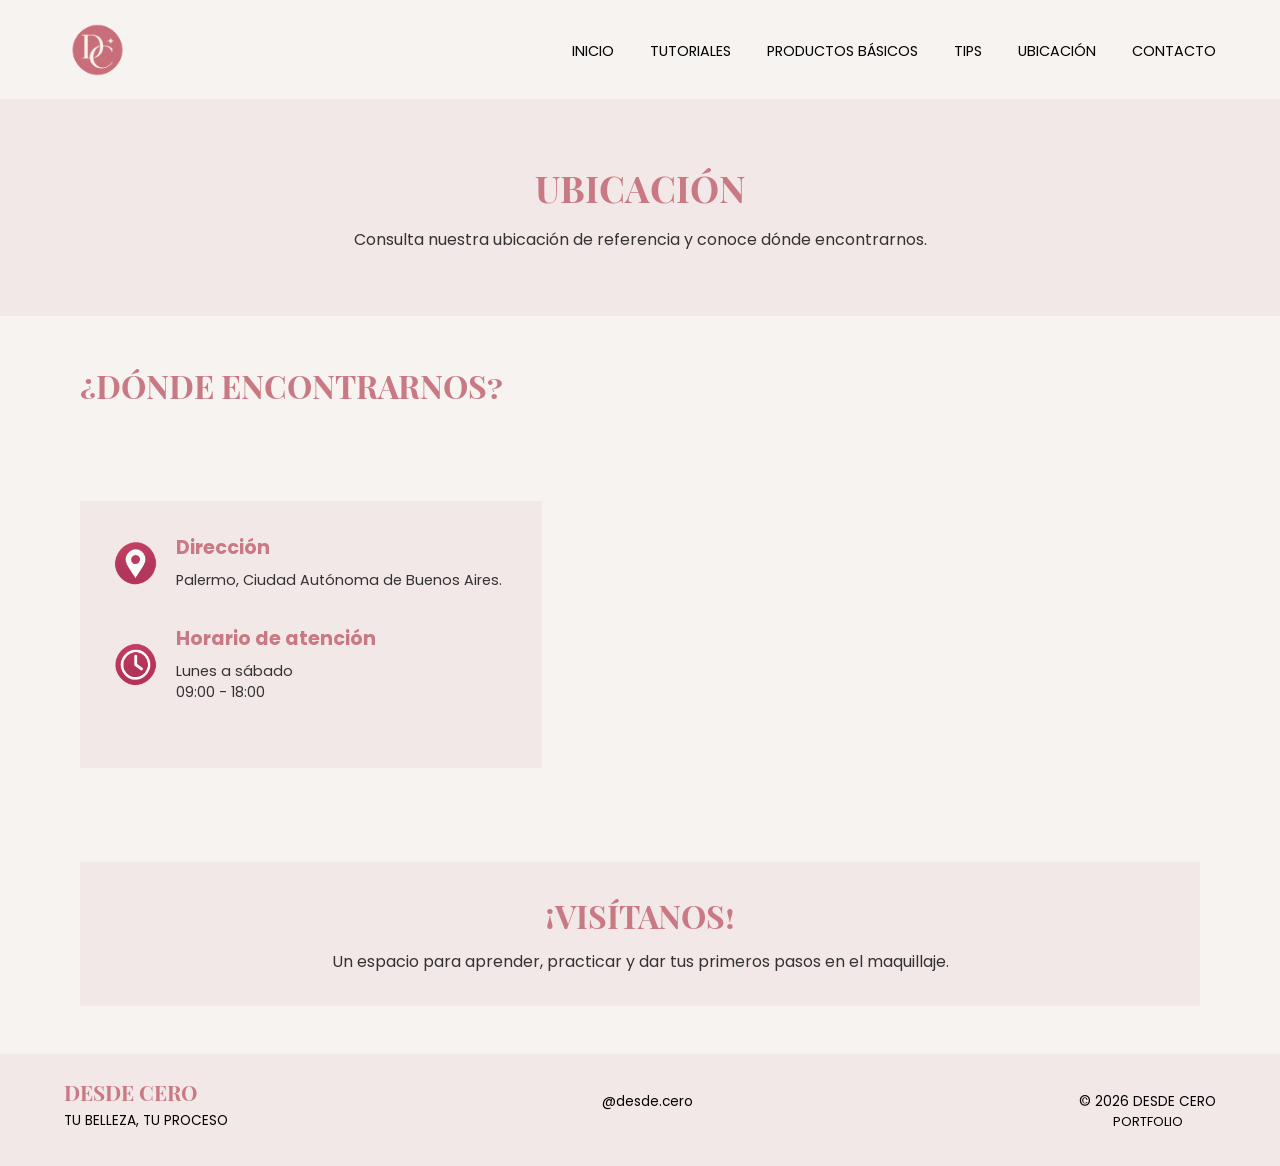
<file: ubicacion.html>
<!DOCTYPE html>
<html lang="en">
<head>
    <meta charset="UTF-8">
    <meta name="viewport" content="width=device-width, initial-scale=1.0">

    <link rel="preconnect" href="https://fonts.googleapis.com">
    <link rel="preconnect" href="https://fonts.gstatic.com" crossorigin>

    <link href="https://fonts.googleapis.com/css2?family=Playfair+Display+SC:ital,wght@0,400;0,700;0,900;1,400;1,700;1,900&family=Poppins:ital,wght@0,100;0,200;0,300;0,400;0,500;0,600;0,700;0,800;0,900;1,100;1,200;1,300;1,400;1,500;1,600;1,700;1,800;1,900&display=swap" rel="stylesheet">

    <link rel="stylesheet" href="./css/estilos.css">

    <title>Ubicación | Desde Cero</title>
</head>

<body>

    <header>

        <div>
            <img src="./img/logo.png" alt="Logo Desde Cero">
        </div>

        <nav>
            <a href="./index.html">INICIO</a>
            <a href="./tutoriales.html">TUTORIALES</a>
            <a href="./productos.html">PRODUCTOS BÁSICOS</a>
            <a href="./tips.html">TIPS</a>
            <a href="./ubicacion.html">UBICACIÓN</a>
            <a href="./contacto.html">CONTACTO</a>
        </nav>

    </header>


    <main>

        <section class="inicio-ubicacion">

            <h1>UBICACIÓN</h1>

            <p>
                Consulta nuestra ubicación de referencia
                y conoce dónde encontrarnos.
            </p>

        </section>



        <section class="pagina-ubicacion">

            <h2>¿DÓNDE ENCONTRARNOS?</h2>


            <div class="contenido-ubicacion">


                <div class="datos-ubicacion">


                    <div class="dato-ubicacion">

                        <img src="./img/ubicacion-icono.png" alt="Icono de ubicación">

                        <div>

                            <h3>Dirección</h3>

                            <p>
                                Palermo, Ciudad Autónoma
                                de Buenos Aires.
                            </p>

                        </div>

                    </div>



                    <div class="dato-ubicacion">

                        <img src="./img/horario-icono.png" alt="Icono de horario">

                        <div>

                            <h3>Horario de atención</h3>

                            <p>
                                Lunes a sábado<br>
                                09:00 - 18:00
                            </p>

                        </div>

                    </div>


                </div>



                <div class="mapa-ubicacion">

                    <iframe
                        src="https://www.google.com/maps/embed?pb=!1m18!1m12!1m3!1d52563.43974257505!2d-58.46221515480427!3d-34.57342642877395!2m3!1f0!2f0!3f0!3m2!1i1024!2i768!4f13.1!3m3!1m2!1s0x95bcb59c771eb933%3A0x6b3113b596d78c69!2sPalermo%2C%20Cdad.%20Aut%C3%B3noma%20de%20Buenos%20Aires!5e0!3m2!1ses!2sar!4v1791214659602!5m2!1ses!2sar"
                        width="600"
                        height="450"
                        style="border:0;"
                        allowfullscreen=""
                        loading="lazy">
                    </iframe>

                </div>


            </div>



            <div class="visitanos">

                <h2>¡VISÍTANOS!</h2>

                <p>
                    Un espacio para aprender, practicar
                    y dar tus primeros pasos en el maquillaje.
                </p>

            </div>

        </section>

    </main>



    <footer>

        <div>DESDE CERO</div>

        <p>TU BELLEZA, TU PROCESO</p>

        <p class="instagram">@desde.cero</p>

        <p class="copyright">
    © 2026 DESDE CERO<br>
    <a href="./portfolio.html" class="link-portfolio">PORTFOLIO</a>
</p>

    </footer>


</body>

</html>
</file>
<file: css/estilos.css>
body {
    margin: 0;
    font-family: "Poppins", sans-serif;
    background-color: #F7F3F0;
}

h1,
h2 {
    font-family: "Playfair Display SC", serif;
}

h2 {
    font-size: 2rem;
}

header {
    background-color: #F7F3F0;
    position: relative;
    height: 4.2rem;
    padding: 1rem 5%;
}

header img {
    width: 4.2rem;
    height: 4.2rem;
}

nav {
    position: absolute;
    top: 2.4rem;
    right: 5%;
}

nav a {
    margin-left: 2rem;
    color: #000000;
    text-decoration: none;
    font-size: 0.9rem;
}









#inicio {
    background-color: #F3E8E8;
    position: relative;
    height: 27rem;
}

#inicio h1 {
    color: #C97983;
    font-size: 2.3rem;
    margin: 0;
    position: absolute;
    top: 2rem;
    left: 5%;
    width: 38%;
}

#inicio h1 span {
    position: absolute;
    top: 2.8rem;
    left: 0;
    width: 100%;
}

#inicio > p {
    color: #333333;
    font-size: 1rem;
    margin: 0;
    position: absolute;
    top: 10.5rem;
    left: 5%;
    width: 30%;
}

#inicio > p span {
    position: absolute;
    top: 4rem;
    left: 0;
    width: 100%;
}

#inicio > a {
    background-color: #C97983;
    color: #000000;
    text-decoration: none;
    padding: 0.9rem 1.4rem;
    position: absolute;
    top: 20rem;
    left: 5%;
}

.imagen-inicio {
    position: absolute;
    right: 4%;
    bottom: 0;
    width: 42%;
    height: 27rem;
}

.imagen-inicio img {
    position: absolute;
    right: 0;
    bottom: 0;
    height: 27rem;
    width: auto;
}









.beneficios {
    background-color: #F7F3F0;
    position: relative;
    height: 6rem;
    padding-top: 1.5rem;
    padding-bottom: 1.5rem;
}

.beneficio1,
.beneficio2,
.beneficio3 {
    position: absolute;
    top: 2.5rem;
    width: 28%;
    text-align: center;
}

.beneficio1 {
    left: 5%;
}

.beneficio2 {
    left: 36%;
}

.beneficio3 {
    left: 67%;
}

.beneficios h3 {
    color: #C97983;
    font-size: 1.2rem;
    margin-top: 0;
    margin-bottom: 0.6rem;
    text-align: center;
}

.beneficios p {
    color: #333333;
    font-size: 0.95rem;
    margin-top: 0;
    margin-bottom: 0;
    text-align: center;
}









#tutoriales {
    background-color: #F3E8E8;
    position: relative;
    padding: 2.5rem 5%;
}

#tutoriales h2 {
    color: #C97983;
    font-size: 1.8rem;
    margin: 0;
}

#tutoriales > a {
    position: absolute;
    top: 2.7rem;
    right: 5%;
    color: #000000;
    text-decoration: none;
    font-size: 0.9rem;
}

.tutoriales {
    position: relative;
    height: 18rem;
    margin-top: 2rem;
}

.tutorial1,
.tutorial2,
.tutorial3 {
    position: absolute;
    top: 0;
    width: 31%;
}

.tutorial1 {
    left: 0;
}

.tutorial2 {
    left: 34.5%;
}

.tutorial3 {
    left: 69%;
}

.tutoriales iframe {
    width: 100%;
    height: 11rem;
}

.tutoriales h3 {
    color: #000000;
    font-size: 1rem;
    margin-top: 0.8rem;
    margin-bottom: 0.4rem;
}

.tutoriales p {
    color: #333333;
    font-size: 0.85rem;
    line-height: 1.4;
    margin-top: 0;
    margin-bottom: 0;
}









#productos {
    background-color: #F7F3F0;
    position: relative;
    padding: 2rem 5%;
}

#productos h2 {
    color: #C97983;
    font-size: 1.8rem;
    margin-top: 0;
}

#productos > a {
    position: absolute;
    top: 2.5rem;
    right: 5%;
    color: #000000;
    text-decoration: none;
    font-size: 0.9rem;
}

.productos {
    position: relative;
    height: 28rem;
    margin-top: 1.5rem;
}

.producto1,
.producto2,
.producto3,
.producto4 {
    background-color: #F3E8E8;
    position: absolute;
    top: 0;
    width: 22%;
    height: 25rem;
    text-align: center;
}

.producto1 {
    left: 0;
}

.producto2 {
    left: 26%;
}

.producto3 {
    left: 52%;
}

.producto4 {
    left: 78%;
}

.productos img {
    width: 12rem;
    height: 12rem;
    margin-top: 1rem;
}

.productos h3 {
    color: #000000;
    font-size: 1rem;
    margin-top: 0.5rem;
    margin-bottom: 0.5rem;
    height: 2.5rem;
}

.productos p {
    color: #333333;
    font-size: 0.85rem;
    line-height: 1.4;
    padding-left: 1rem;
    padding-right: 1rem;
    height: 4.5rem;
    margin-top: 0.5rem;
    margin-bottom: 0.5rem;
}

.productos a {
    background-color: #C97983;
    color: #000000;
    text-decoration: none;
    padding: 0.5rem 1rem;
}







#tips {
    background-color: #F3E8E8;
    position: relative;
    padding: 2rem 5%;
}

#tips h2 {
    color: #C97983;
    font-size: 1.8rem;
    margin-top: 0;
}

#tips > a {
    position: absolute;
    top: 2.5rem;
    right: 5%;
    color: #000000;
    text-decoration: none;
    font-size: 0.9rem;
}

.tips {
    position: relative;
    height: 8rem;
    margin-top: 1.5rem;
}

.tip1,
.tip2,
.tip3 {
    background-color: #F7F3F0;
    position: absolute;
    top: 0;
    width: 28%;
    height: 5rem;
    padding: 1rem;
}

.tip1 {
    left: 0;
}

.tip2 {
    left: 35%;
}

.tip3 {
    left: 70%;
}

.tips h3 {
    color: #000000;
    font-size: 1rem;
    margin-top: 0;
    margin-bottom: 0.5rem;
}

.tips p {
    color: #333333;
    font-size: 0.85rem;
    margin: 0;
}













.info-final {
    background-color: #F7F3F0;
    position: relative;
    height: 25rem;
    padding: 2rem 5%;
}

.ubicacion {
    position: absolute;
    top: 2rem;
    left: 5%;
    width: 43%;
}

.contacto {
    position: absolute;
    top: 2rem;
    right: 5%;
    width: 43%;
}

.ubicacion h2,
.contacto h2 {
    color: #C97983;
    font-size: 1.8rem;
    margin-top: 0;
    margin-bottom: 0.7rem;
}

.ubicacion p,
.contacto p {
    color: #333333;
    font-size: 0.9rem;
    margin-top: 0;
    margin-bottom: 1rem;
}

.ubicacion iframe {
    width: 100%;
    height: 18rem;
}

.contacto input {
    width: 44%;
    padding: 0.7rem;
    background-color: #F3E8E8;
    border: none;
    margin-right: 0.5rem;
}

.contacto textarea {
    width: 94%;
    height: 8rem;
    padding: 0.7rem;
    background-color: #F3E8E8;
    border: none;
    margin-top: 1rem;
}

.contacto button {
    background-color: #F3E8E8;
    color: #000000;
    padding: 0.7rem 1.2rem;
    border: none;
    margin-top: 1rem;
}












footer {
    background-color: #F3E8E8;
    position: relative;
    height: 4rem;
    padding: 1.5rem 5%;
}

footer div {
    color: #C97983;
    font-family: "Playfair Display SC", serif;
    font-size: 1.3rem;
    font-weight: 700;
    margin-bottom: 0.3rem;
}

footer > p {
    color: #000000;
    font-size: 0.85rem;
    margin: 0;
}

.instagram {
    position: absolute;
    top: 2.4rem;
    left: 47%;
}

.copyright {
    position: absolute;
    top: 2.4rem;
    right: 5%;
}










.inicio-tutoriales {
    background-color: #F3E8E8;
    display: flex;
    align-items: center;
    justify-content: center;
    height: 23rem;
    padding: 2rem 5%;
}

.texto-tutoriales {
    width: 40%;
}

.texto-tutoriales h1 {
    color: #C97983;
    font-size: 2.3rem;
    line-height: 1.2;
    margin-top: 0;
    margin-bottom: 1.5rem;
}

.texto-tutoriales p {
    color: #333333;
    font-size: 1rem;
    line-height: 1.5;
    width: 75%;
    margin: 0;
}

.imagen-tutoriales {
    width: 50%;
    text-align: center;
}

.imagen-tutoriales img {
    width: 100%;
}



.pagina-tutoriales {
    background-color: #F7F3F0;
    padding: 3rem 5%;
}

.pagina-tutoriales h2 {
    color: #C97983;
    font-size: 2rem;
    text-align: left;
    margin-top: 0;
    margin-bottom: 2rem;
    margin-left: 1rem;
}

.lista-tutoriales {
    display: grid;
    grid-template-columns: repeat(3, 1fr);
}

.tutorial-pagina {
    margin: 1rem;
}

.tutorial-pagina iframe {
    width: 100%;
    height: 13rem;
}

.tutorial-pagina h3 {
    color: #000000;
    font-size: 1rem;
    margin-top: 0.8rem;
    margin-bottom: 0.4rem;
}

.tutorial-pagina p {
    color: #333333;
    font-size: 0.85rem;
    line-height: 1.4;
    margin-top: 0;
    margin-bottom: 0;
}












.inicio-productos {
    background-color: #F3E8E8;
    display: flex;
    align-items: center;
    justify-content: center;
    height: 23rem;
    padding: 2rem 5%;
}

.texto-productos {
    width: 40%;
}

.texto-productos h1 {
    color: #C97983;
    font-size: 2.3rem;
    line-height: 1.2;
    margin-top: 0;
    margin-bottom: 1.5rem;
}

.texto-productos p {
    color: #333333;
    font-size: 1rem;
    line-height: 1.5;
    width: 75%;
    margin: 0;
}

.imagen-productos {
    width: 50%;
    text-align: center;
}

.imagen-productos img {
    width: 85%;
}



.pagina-productos {
    background-color: #F7F3F0;
    padding: 3rem 5%;
}

.pagina-productos h2 {
    color: #C97983;
    font-size: 2rem;
    text-align: left;
    margin-top: 0;
    margin-bottom: 2rem;
    margin-left: 1rem;
}

.lista-productos {
    display: grid;
    grid-template-columns: repeat(4, 1fr);
}

.producto-pagina {
    background-color: #F3E8E8;
    margin: 1rem;
    text-align: center;
    padding: 1rem;
}

.producto-pagina img {
    width: 12rem;
    height: 12rem;
}

.producto-pagina h3 {
    color: #000000;
    font-size: 1rem;
    margin-top: 0.8rem;
    margin-bottom: 0.4rem;
}

.producto-pagina p {
    color: #333333;
    font-size: 0.85rem;
    line-height: 1.4;
    margin-top: 0;
    margin-bottom: 0;
}







.inicio-tips {
    background-color: #F3E8E8;
    display: flex;
    align-items: center;
    justify-content: center;
    height: 23rem;
    padding: 2rem 5%;
}

.texto-tips {
    width: 40%;
}

.texto-tips h1 {
    color: #C97983;
    font-size: 2.3rem;
    line-height: 1.2;
    margin-top: 0;
    margin-bottom: 1.5rem;
}

.texto-tips p {
    color: #333333;
    font-size: 1rem;
    line-height: 1.5;
    width: 75%;
    margin: 0;
}

.imagen-tips {
    width: 50%;
    text-align: center;
}

.imagen-tips img {
    width: 96%;
    height: auto;
}



.pagina-tips {
    background-color: #F7F3F0;
    padding: 3rem 5%;
}

.pagina-tips h2 {
    color: #C97983;
    font-size: 2rem;
    text-align: left;
    margin-top: 0;
    margin-bottom: 2rem;
    margin-left: 1rem;
}

.lista-tips {
    display: grid;
    grid-template-columns: repeat(3, 1fr);
}

.tip-pagina {
    background-color: #F3E8E8;
    margin: 1rem;
    padding: 1rem;
}

.tip-pagina h3 {
    color: #000000;
    font-size: 1rem;
    margin-top: 0;
    margin-bottom: 0.5rem;
}

.tip-pagina p {
    color: #333333;
    font-size: 0.85rem;
    line-height: 1.4;
    margin: 0;
}







.inicio-ubicacion {
    background-color: #F3E8E8;
    text-align: center;
    padding: 4rem 5%;
}

.inicio-ubicacion h1 {
    color: #C97983;
    font-size: 2.3rem;
    margin-top: 0;
    margin-bottom: 1rem;
}

.inicio-ubicacion p {
    color: #333333;
    font-size: 1rem;
    line-height: 1.5;
    margin: 0;
}



.pagina-ubicacion {
    background-color: #F7F3F0;
    padding: 3rem 5%;
}

.pagina-ubicacion > h2 {
    color: #C97983;
    font-size: 2rem;
    margin-top: 0;
    margin-bottom: 2rem;
    margin-left: 1rem;
}



.contenido-ubicacion {
    display: flex;
    justify-content: center;
    align-items: center;
}



.datos-ubicacion {
    background-color: #F3E8E8;
    width: 35%;
    padding: 2rem;
    margin: 1rem;
}



.dato-ubicacion {
    display: flex;
    align-items: center;
    margin-bottom: 2rem;
}

.dato-ubicacion img {
    width: 3rem;
    height: 3rem;
    margin-right: 1rem;
}

.dato-ubicacion h3 {
    color: #C97983;
    font-size: 1.2rem;
    margin-top: 0;
    margin-bottom: 0.5rem;
}

.dato-ubicacion p {
    color: #333333;
    font-size: 0.9rem;
    line-height: 1.5;
    margin: 0;
}



.mapa-ubicacion {
    width: 55%;
    margin: 1rem;
}

.mapa-ubicacion iframe {
    width: 100%;
    height: 22rem;
}



.visitanos {
    background-color: #F3E8E8;
    text-align: center;
    padding: 2rem;
    margin: 2rem 1rem 0 1rem;
}

.visitanos h2 {
    color: #C97983;
    font-size: 2rem;
    margin-top: 0;
    margin-bottom: 0.8rem;
}

.visitanos p {
    color: #333333;
    font-size: 1rem;
    line-height: 1.5;
    margin: 0;
}









.inicio-contacto {
    background-color: #F3E8E8;
    text-align: center;
    padding: 4rem 5%;
}

.inicio-contacto h1 {
    color: #C97983;
    font-size: 2.3rem;
    margin-top: 0;
    margin-bottom: 1rem;
}

.inicio-contacto p {
    color: #333333;
    font-size: 1rem;
    line-height: 1.5;
    width: 50%;
    margin: 0 auto;
}



.pagina-contacto {
    background-color: #F7F3F0;
    padding: 3rem 5%;
}

.contenido-contacto {
    display: flex;
    justify-content: center;
    align-items: center;
}



.formulario-contacto {
    background-color: #F3E8E8;
    width: 45%;
    padding: 2rem;
    margin: 1rem;
}

.formulario-contacto h2 {
    color: #C97983;
    font-size: 2rem;
    margin-top: 0;
    margin-bottom: 1.5rem;
}

.formulario-contacto label {
    color: #000000;
    font-size: 0.9rem;
}

.formulario-contacto input {
    width: 94%;
    padding: 0.8rem;
    background-color: #F7F3F0;
    border: none;
    margin-top: 0.4rem;
    margin-bottom: 1.2rem;
}

.formulario-contacto textarea {
    width: 94%;
    height: 8rem;
    padding: 0.8rem;
    background-color: #F7F3F0;
    border: none;
    margin-top: 0.4rem;
    margin-bottom: 1rem;
}

.formulario-contacto button {
    background-color: #C97983;
    color: #000000;
    padding: 0.8rem 1.5rem;
    border: none;
}



.otros-contactos {
    width: 35%;
    margin: 1rem;
    padding: 2rem;
}

.otros-contactos h2 {
    color: #C97983;
    font-size: 2rem;
    margin-top: 0;
    margin-bottom: 2rem;
}

.contacto-red {
    background-color: #F3E8E8;
    display: flex;
    align-items: center;
    padding: 0.8rem 1rem;
    margin-bottom: 1rem;
}

.contacto-red img {
    width: 2rem;
    height: 2rem;
    margin-right: 1rem;
}

.contacto-red p {
    color: #333333;
    font-size: 0.95rem;
    margin: 0;
}








@media (max-width: 600px) {

    header {
        height: 10rem;
        padding: 1rem 5%;
        display: flex;
        flex-direction: column;
        align-items: center;
    }

    header img {
        width: 3.8rem;
        height: 3.8rem;
    }

    nav {
        position: relative;
        top: 0;
        right: 0;
        display: flex;
        flex-wrap: wrap;
        justify-content: center;
        width: 100%;
        margin-top: 1rem;
    }

    nav a {
        margin: 0.4rem 0.6rem;
        font-size: 0.8rem;
    }



    #inicio {
        display: flex;
        flex-direction: column;
        align-items: center;
        height: 47rem;
        padding: 2rem 5%;
    }

    #inicio h1 {
        position: relative;
        top: 0;
        left: 0;
        width: 90%;
        font-size: 2rem;
        text-align: center;
        margin: 0 0 1.5rem 0;
    }

    #inicio h1 span {
        position: relative;
        top: 0;
        left: 0;
    }

    #inicio > p {
        position: relative;
        top: 0;
        left: 0;
        width: 90%;
        text-align: center;
        margin: 0 0 2rem 0;
    }

    #inicio > p span {
        position: relative;
        top: 0;
        left: 0;
    }

    #inicio > a {
        position: relative;
        top: 0;
        left: 0;
        margin-bottom: 1rem;
    }

    .imagen-inicio {
        position: relative;
        right: 0;
        bottom: 0;
        width: 100%;
        height: 27rem;
        display: flex;
        justify-content: center;
        align-items: flex-end;
    }

    .imagen-inicio img {
        position: relative;
        right: 0;
        bottom: 0;
        height: 27rem;
    }



    .beneficios {
        display: flex;
        flex-direction: column;
        height: 22rem;
        padding: 2rem 5%;
    }

    .beneficio1,
    .beneficio2,
    .beneficio3 {
        position: relative;
        top: 0;
        left: 0;
        width: 100%;
        margin-bottom: 1.5rem;
    }



    #tutoriales {
        padding: 2rem 5%;
    }

    #tutoriales h2 {
        text-align: center;
    }

    #tutoriales > a {
        position: relative;
        top: 0;
        right: 0;
        display: flex;
        justify-content: center;
        margin-top: 1rem;
    }

    .tutoriales {
        display: flex;
        flex-direction: column;
        height: 63rem;
        margin-top: 2rem;
    }

    .tutorial1,
    .tutorial2,
    .tutorial3 {
        position: relative;
        top: 0;
        left: 0;
        width: 100%;
        margin-bottom: 2rem;
    }

    .tutoriales iframe {
        width: 100%;
        height: 13rem;
    }


    #productos {
        padding: 2rem 5%;
    }

    #productos h2 {
        text-align: center;
    }

    #productos > a {
        position: relative;
        top: 0;
        right: 0;
        display: flex;
        justify-content: center;
        margin-top: 1rem;
    }

    .productos {
        display: flex;
        flex-direction: column;
        height: 108rem;
        margin-top: 2rem;
    }

    .producto1,
    .producto2,
    .producto3,
    .producto4 {
        position: relative;
        top: 0;
        left: 0;
        width: 100%;
        height: 25rem;
        margin-bottom: 1.5rem;
    }



    #tips {
        padding: 2rem 5%;
    }

    #tips h2 {
        text-align: center;
    }

    #tips > a {
        position: relative;
        top: 0;
        right: 0;
        display: flex;
        justify-content: center;
        margin-top: 1rem;
    }

    .tips {
        display: flex;
        flex-direction: column;
        height: 23rem;
        margin-top: 2rem;
    }

    .tip1,
    .tip2,
    .tip3 {
        position: relative;
        top: 0;
        left: 0;
        width: 90%;
        height: 5rem;
        margin-bottom: 1rem;
    }



    .info-final {
        display: flex;
        flex-direction: column;
        height: 58rem;
        padding: 2rem 5%;
    }

    .ubicacion {
        position: relative;
        top: 0;
        left: 0;
        width: 100%;
    }

    .contacto {
        position: relative;
        top: 0;
        right: 0;
        width: 100%;
        margin-top: 2rem;
    }

    .ubicacion iframe {
        width: 100%;
        height: 18rem;
    }

    .contacto input {
        width: 90%;
        margin-bottom: 1rem;
    }

    .contacto textarea {
        width: 90%;
    }



    .inicio-tutoriales {
        flex-direction: column;
        height: 38rem;
        padding: 2rem 5%;
    }

    .texto-tutoriales {
        width: 100%;
        text-align: center;
    }

    .texto-tutoriales h1 {
        font-size: 2rem;
    }

    .texto-tutoriales p {
        width: 100%;
        text-align: center;
    }

    .imagen-tutoriales {
        width: 100%;
        margin-top: 2rem;
    }

    .imagen-tutoriales img {
        width: 90%;
    }

    .pagina-tutoriales {
        padding: 2rem 5%;
    }

    .pagina-tutoriales h2 {
        text-align: center;
        margin-left: 0;
    }

    .lista-tutoriales {
        grid-template-columns: 1fr;
    }

    .tutorial-pagina {
        margin: 1rem 0;
    }

    .tutorial-pagina iframe {
        width: 100%;
        height: 13rem;
    }



    .inicio-productos {
        flex-direction: column;
        height: 36rem;
        padding: 2rem 5%;
    }

    .texto-productos {
        width: 100%;
        text-align: center;
    }

    .texto-productos h1 {
        font-size: 2rem;
    }

    .texto-productos p {
        width: 100%;
        text-align: center;
    }

    .imagen-productos {
        width: 100%;
        margin-top: 2rem;
    }

    .imagen-productos img {
        width: 90%;
    }

    .pagina-productos {
        padding: 2rem 5%;
    }

    .pagina-productos h2 {
        text-align: center;
        margin-left: 0;
    }

    .lista-productos {
        grid-template-columns: 1fr;
    }

    .producto-pagina {
        margin: 1rem 0;
    }



    .inicio-tips {
        flex-direction: column;
        height: 36rem;
        padding: 2rem 5%;
    }

    .texto-tips {
        width: 100%;
        text-align: center;
    }

    .texto-tips h1 {
        font-size: 2rem;
    }

    .texto-tips p {
        width: 100%;
        text-align: center;
    }

    .imagen-tips {
        width: 100%;
        margin-top: 2rem;
    }

    .imagen-tips img {
        width: 95%;
    }

    .pagina-tips {
        padding: 2rem 5%;
    }

    .pagina-tips h2 {
        text-align: center;
        margin-left: 0;
    }

    .lista-tips {
        grid-template-columns: 1fr;
    }

    .tip-pagina {
        margin: 1rem 0;
    }



    .inicio-ubicacion {
        padding: 3rem 5%;
    }

    .inicio-ubicacion h1 {
        font-size: 2rem;
    }

    .pagina-ubicacion {
        padding: 2rem 5%;
    }

    .pagina-ubicacion > h2 {
        text-align: center;
        margin-left: 0;
    }

    .contenido-ubicacion {
        flex-direction: column;
    }

    .datos-ubicacion {
        width: 85%;
        margin: 1rem 0;
    }

    .mapa-ubicacion {
        width: 100%;
        margin: 1rem 0;
    }

    .mapa-ubicacion iframe {
        width: 100%;
        height: 20rem;
    }

    .visitanos {
        margin: 2rem 0 0 0;
    }



    .inicio-contacto {
        padding: 3rem 5%;
    }

    .inicio-contacto h1 {
        font-size: 2rem;
    }

    .inicio-contacto p {
        width: 90%;
    }

    .pagina-contacto {
        padding: 2rem 5%;
    }

    .contenido-contacto {
        flex-direction: column;
    }

    .formulario-contacto {
        width: 85%;
        margin: 1rem 0;
    }

    .formulario-contacto input {
        width: 90%;
    }

    .formulario-contacto textarea {
        width: 90%;
    }

    .otros-contactos {
        width: 85%;
        margin: 1rem 0;
    }

    .otros-contactos h2 {
        text-align: center;
    }



    footer {
        height: 10rem;
        padding: 1.5rem 5%;
        display: flex;
        flex-direction: column;
        align-items: center;
        text-align: center;
    }

    .instagram {
        position: relative;
        top: 0;
        left: 0;
        margin-top: 1rem;
    }

    .copyright {
        position: relative;
        top: 0;
        right: 0;
        margin-top: 1rem;
    }

}









@media (min-width: 601px) and (max-width: 1024px) {

    header {
        height: 9rem;
        padding: 1rem 5%;
        display: flex;
        flex-direction: column;
        align-items: center;
    }

    header img {
        width: 4rem;
        height: 4rem;
    }

    nav {
        position: relative;
        top: 0;
        right: 0;
        display: flex;
        flex-wrap: wrap;
        justify-content: center;
        width: 100%;
        margin-top: 1rem;
    }

    nav a {
        margin: 0.4rem 0.8rem;
        font-size: 0.85rem;
    }



    #inicio {
        display: flex;
        flex-direction: column;
        align-items: center;
        height: 46rem;
        padding: 2rem 5%;
    }

    #inicio h1 {
        position: relative;
        top: 0;
        left: 0;
        width: 80%;
        font-size: 2.1rem;
        text-align: center;
        margin: 0 0 1.5rem 0;
    }

    #inicio h1 span {
        position: relative;
        top: 0;
        left: 0;
    }

    #inicio > p {
        position: relative;
        top: 0;
        left: 0;
        width: 70%;
        text-align: center;
        margin: 0 0 2rem 0;
    }

    #inicio > p span {
        position: relative;
        top: 0;
        left: 0;
    }

    #inicio > a {
        position: relative;
        top: 0;
        left: 0;
        margin-bottom: 1rem;
    }

    .imagen-inicio {
        position: relative;
        right: 0;
        bottom: 0;
        width: 100%;
        height: 25rem;
        display: flex;
        justify-content: center;
        align-items: flex-end;
    }

    .imagen-inicio img {
        position: relative;
        right: 0;
        bottom: 0;
        height: 25rem;
    }



    .beneficios {
        display: grid;
        grid-template-columns: repeat(3, 1fr);
        height: 12rem;
        padding: 2rem 5%;
    }

    .beneficio1,
    .beneficio2,
    .beneficio3 {
        position: relative;
        top: 0;
        left: 0;
        width: 90%;
        margin: 1rem;
    }



    #tutoriales {
        padding: 2rem 5%;
    }

    #tutoriales > a {
        position: relative;
        top: 0;
        right: 0;
    }

    .tutoriales {
        display: grid;
        grid-template-columns: repeat(2, 1fr);
        height: 48rem;
        margin-top: 2rem;
    }

    .tutorial1,
    .tutorial2,
    .tutorial3 {
        position: relative;
        top: 0;
        left: 0;
        width: 90%;
        margin: 1rem;
    }

    .tutoriales iframe {
        width: 100%;
        height: 13rem;
    }



    #productos {
        padding: 2rem 5%;
    }

    #productos > a {
        position: relative;
        top: 0;
        right: 0;
    }

    .productos {
        display: grid;
        grid-template-columns: repeat(2, 1fr);
        height: 55rem;
        margin-top: 2rem;
    }

    .producto1,
    .producto2,
    .producto3,
    .producto4 {
        position: relative;
        top: 0;
        left: 0;
        width: 90%;
        height: 25rem;
        margin: 1rem;
    }



    #tips {
        padding: 2rem 5%;
    }

    #tips > a {
        position: relative;
        top: 0;
        right: 0;
    }

    .tips {
        display: grid;
        grid-template-columns: repeat(3, 1fr);
        height: 13rem;
        margin-top: 2rem;
    }

    .tip1,
    .tip2,
    .tip3 {
        position: relative;
        top: 0;
        left: 0;
        width: 90%;
        margin: 1rem;
    }



    .info-final {
        display: flex;
        flex-direction: column;
        height: 58rem;
        padding: 2rem 8%;
    }

    .ubicacion {
        position: relative;
        top: 0;
        left: 0;
        width: 100%;
    }

    .contacto {
        position: relative;
        top: 0;
        right: 0;
        width: 100%;
        margin-top: 2rem;
    }

    .ubicacion iframe {
        width: 100%;
        height: 20rem;
    }

    .contacto input {
        width: 94%;
    }

    .contacto textarea {
        width: 94%;
    }



    .inicio-tutoriales {
        flex-direction: column;
        height: 39rem;
        padding: 2rem 5%;
    }

    .texto-tutoriales {
        width: 80%;
        text-align: center;
    }

    .texto-tutoriales h1 {
        font-size: 2.1rem;
    }

    .texto-tutoriales p {
        width: 100%;
        text-align: center;
    }

    .imagen-tutoriales {
        width: 70%;
        margin-top: 2rem;
    }

    .imagen-tutoriales img {
        width: 100%;
    }

    .pagina-tutoriales {
        padding: 2rem 5%;
    }

    .pagina-tutoriales h2 {
        text-align: center;
        margin-left: 0;
    }

    .lista-tutoriales {
        grid-template-columns: repeat(2, 1fr);
    }

    .tutorial-pagina {
        margin: 1rem;
    }

    .tutorial-pagina iframe {
        width: 100%;
        height: 13rem;
    }



    .inicio-productos {
        flex-direction: column;
        height: 39rem;
        padding: 2rem 5%;
    }

    .texto-productos {
        width: 80%;
        text-align: center;
    }

    .texto-productos h1 {
        font-size: 2.1rem;
    }

    .texto-productos p {
        width: 100%;
        text-align: center;
    }

    .imagen-productos {
        width: 65%;
        margin-top: 2rem;
    }

    .imagen-productos img {
        width: 90%;
    }

    .pagina-productos {
        padding: 2rem 5%;
    }

    .pagina-productos h2 {
        text-align: center;
        margin-left: 0;
    }

    .lista-productos {
        grid-template-columns: repeat(2, 1fr);
    }

    .producto-pagina {
        margin: 1rem;
    }



    .inicio-tips {
        flex-direction: column;
        height: 39rem;
        padding: 2rem 5%;
    }

    .texto-tips {
        width: 80%;
        text-align: center;
    }

    .texto-tips h1 {
        font-size: 2.1rem;
    }

    .texto-tips p {
        width: 100%;
        text-align: center;
    }

    .imagen-tips {
        width: 75%;
        margin-top: 2rem;
    }

    .imagen-tips img {
        width: 95%;
    }

    .pagina-tips {
        padding: 2rem 5%;
    }

    .pagina-tips h2 {
        text-align: center;
        margin-left: 0;
    }

    .lista-tips {
        grid-template-columns: repeat(2, 1fr);
    }

    .tip-pagina {
        margin: 1rem;
    }



    .inicio-ubicacion {
        padding: 3rem 5%;
    }

    .pagina-ubicacion {
        padding: 2rem 8%;
    }

    .pagina-ubicacion > h2 {
        text-align: center;
        margin-left: 0;
    }

    .contenido-ubicacion {
        flex-direction: column;
    }

    .datos-ubicacion {
        width: 80%;
        margin: 1rem 0;
    }

    .mapa-ubicacion {
        width: 90%;
        margin: 1rem 0;
    }

    .mapa-ubicacion iframe {
        width: 100%;
        height: 22rem;
    }

    .visitanos {
        margin: 2rem 0 0 0;
    }



    .inicio-contacto {
        padding: 3rem 5%;
    }

    .inicio-contacto p {
        width: 70%;
    }

    .pagina-contacto {
        padding: 2rem 8%;
    }

    .contenido-contacto {
        flex-direction: column;
    }

    .formulario-contacto {
        width: 80%;
        margin: 1rem 0;
    }

    .otros-contactos {
        width: 80%;
        margin: 1rem 0;
    }



    footer {
        height: 9rem;
        padding: 1.5rem 5%;
        display: flex;
        flex-direction: column;
        align-items: center;
        text-align: center;
    }

    .instagram {
        position: relative;
        top: 0;
        left: 0;
        margin-top: 1rem;
    }

    .copyright {
        position: relative;
        top: 0;
        right: 0;
        margin-top: 1rem;
    }

}













.body-portfolio {
    margin: 0;
    background-color: #F3EFE9;
    color: #1D1D1D;
    font-family: "Poppins", sans-serif;
}



.header-portfolio {
    background-color: #F3EFE9;
    height: 4.5rem;
    padding: 0 7%;
    display: flex;
    align-items: center;
    border-bottom: 1px solid #A79684;
}

.marca-portfolio {
    display: flex;
    align-items: center;
}

.marca-portfolio h2 {
    font-family: "Playfair Display", serif;
    font-size: 1rem;
    color: #1D1D1D;
    margin: 0;
}

.separador-portfolio {
    height: 1.5rem;
    border-left: 1px solid #1D1D1D;
    margin-left: 1.2rem;
    margin-right: 1.2rem;
}

.marca-portfolio p {
    color: #1D1D1D;
    font-size: 0.8rem;
    margin: 0;
}



.inicio-portfolio {
    background-color: #F3EFE9;
    display: flex;
    align-items: center;
    justify-content: center;
    padding: 4rem 7%;
}

.texto-inicio-portfolio {
    width: 48%;
}

.hola-portfolio {
    font-family: "Playfair Display", serif;
    font-size: 1.3rem;
    margin-top: 0;
    margin-bottom: 1.2rem;
}

.texto-inicio-portfolio h1 {
    font-family: "Playfair Display", serif;
    font-size: 3.2rem;
    line-height: 1;
    margin-top: 0;
    margin-bottom: 1.5rem;
}

.texto-inicio-portfolio h1 span {
    display: block;
}

.linea-portfolio {
    width: 4rem;
    border-bottom: 2px solid #A88E72;
    margin-bottom: 1.5rem;
}

.descripcion-portfolio {
    width: 75%;
    font-size: 0.9rem;
    line-height: 1.7;
    margin-top: 0;
    margin-bottom: 0;
}



.imagen-inicio-portfolio {
    width: 40%;
    height: 23rem;
    margin-left: 3rem;
    position: relative;
}

.cuadro-inicio {
    background-color: #D8CCBF;
    width: 90%;
    height: 20rem;
    position: absolute;
    top: 1.5rem;
    left: 5%;
}

.imagen-inicio-portfolio img {
    width: 78%;
    position: absolute;
    top: 3rem;
    left: 11%;
}



.sobre-mi-portfolio {
    background-color: #E6DED4;
    display: flex;
    align-items: center;
    justify-content: center;
    padding: 4rem 5%;
}

.imagen-sobre-mi {
    width: 32%;
    height: 22rem;
    position: relative;
    margin-right: 2rem;
    left: -3rem;
}

.cuadro-sobre-mi {
    background-color: #CDBEAE;
    width: 66%;
    height: 20rem;
    position: absolute;
    top: 1rem;
    left: 15%;
}

.imagen-sobre-mi img {
    width: 54%;
    position: absolute;
    top: 2.5rem;
    left: 21%;
}



.texto-sobre-mi {
    width: 50%;
}

.texto-sobre-mi h2 {
    font-family: "Playfair Display", serif;
    font-size: 2.2rem;
    margin-top: 0;
    margin-bottom: 0.7rem;
}

.linea-sobre-mi {
    width: 4rem;
    border-bottom: 2px solid #A88E72;
    margin-bottom: 1.5rem;
}

.texto-sobre-mi h3 {
    font-family: "Playfair Display", serif;
    font-size: 1.6rem;
    margin-top: 0;
    margin-bottom: 0.3rem;
}

.carrera-portfolio {
    font-size: 0.9rem;
    margin-top: 0;
    margin-bottom: 1.5rem;
}

.texto-sobre-mi p {
    font-size: 0.9rem;
    line-height: 1.7;
}



.proyectos-portfolio {
    background-color: #F3EFE9;
    padding: 3rem 7% 4rem 7%;
}

.proyectos-portfolio > h2 {
    font-family: "Playfair Display", serif;
    font-size: 1.8rem;
    margin-top: 0;
    margin-bottom: 0.7rem;
}

.linea-proyectos {
    width: 100%;
    border-bottom: 1px solid #A88E72;
    margin-bottom: 2rem;
}



.galeria-portfolio {
    display: grid;

    grid-template-columns: repeat(4, 1fr);

    grid-template-areas:
        "proyecto1 proyecto1 proyecto1 proyecto1"
        "proyecto2 proyecto2 proyecto3 proyecto3"
        "proyecto4 proyecto5 proyecto6 proyecto7";

    gap: 0.8rem;
}

.proyecto1 {
    grid-area: proyecto1;
}

.proyecto2 {
    grid-area: proyecto2;
}

.proyecto3 {
    grid-area: proyecto3;
}

.proyecto4 {
    grid-area: proyecto4;
}

.proyecto5 {
    grid-area: proyecto5;
}

.proyecto6 {
    grid-area: proyecto6;
}

.proyecto7 {
    grid-area: proyecto7;
}



.galeria-portfolio div {
    background-color: #E6DED4;
    padding: 0.6rem;
}

.galeria-portfolio img {
    width: 100%;
}



.galeria-portfolio h3 {
    color: #1D1D1D;
    font-size: 0.85rem;
    margin-top: 0.7rem;
    margin-bottom: 0.4rem;
    margin-left: 0.3rem;
}



.descripcion-proyecto {
    color: #333333;
    font-size: 0.72rem;
    line-height: 1.5;
    margin-top: 0;
    margin-left: 0.3rem;
    margin-right: 0.3rem;
    margin-bottom: 0.7rem;
}



.footer-portfolio {
    background-color: #1D1D1D;
    color: #F3EFE9;
    height: 5rem;
    padding: 0 7%;
    display: flex;
    align-items: center;
    justify-content: space-between;
}

.marca-footer {
    display: flex;
    align-items: center;
}

.marca-footer h2 {
    font-family: "Playfair Display", serif;
    font-size: 1rem;
    color: #F3EFE9;
    margin: 0;
}

.separador-footer {
    height: 1.5rem;
    border-left: 1px solid #F3EFE9;
    margin-left: 1.2rem;
    margin-right: 1.2rem;
}

.marca-footer p {
    color: #F3EFE9;
    font-size: 0.8rem;
    margin: 0;
}

.acceso-desde-cero {
    text-align: right;
}

.acceso-desde-cero a {
    color: #F3EFE9;
    font-size: 0.9rem;
    text-decoration: none;
}



@media (min-width: 601px) and (max-width: 1024px) {

    .inicio-portfolio {
        flex-direction: column;
    }

    .texto-inicio-portfolio {
        width: 85%;
        text-align: center;
    }

    .texto-inicio-portfolio h1 {
        font-size: 3rem;
    }

    .linea-portfolio {
        margin-left: 45%;
    }

    .descripcion-portfolio {
        width: 80%;
        margin-left: 10%;
    }

    .imagen-inicio-portfolio {
        width: 65%;
        height: 22rem;
        margin-left: 0;
        margin-top: 2rem;
    }

    .cuadro-inicio {
        width: 90%;
        height: 19rem;
        left: 5%;
    }

    .imagen-inicio-portfolio img {
        width: 76%;
        top: 3rem;
        left: 12%;
    }



    .sobre-mi-portfolio {
        flex-direction: column;
    }

    .imagen-sobre-mi {
        width: 55%;
        height: 22rem;
        margin-right: 0;
        margin-bottom: 2rem;
        left: 0;
    }

    .cuadro-sobre-mi {
        width: 62%;
        height: 20rem;
        left: 19%;
    }

    .imagen-sobre-mi img {
        width: 50%;
        top: 2.5rem;
        left: 25%;
    }

    .texto-sobre-mi {
        width: 80%;
        text-align: center;
    }

    .linea-sobre-mi {
        margin-left: 45%;
    }



    .galeria-portfolio {
        grid-template-columns: repeat(2, 1fr);

        grid-template-areas:
            "proyecto1 proyecto1"
            "proyecto2 proyecto3"
            "proyecto4 proyecto5"
            "proyecto6 proyecto7";
    }

}



@media (max-width: 600px) {

    .header-portfolio {
        height: 4rem;
        padding: 0 5%;
    }



    .inicio-portfolio {
        flex-direction: column;
        padding: 3rem 5%;
    }

    .texto-inicio-portfolio {
        width: 100%;
        text-align: center;
    }

    .texto-inicio-portfolio h1 {
        font-size: 2.7rem;
    }

    .linea-portfolio {
        margin-left: 43%;
    }

    .descripcion-portfolio {
        width: 90%;
        margin-left: 5%;
    }

    .imagen-inicio-portfolio {
        width: 90%;
        height: 19rem;
        margin-left: 0;
        margin-top: 2rem;
    }

    .cuadro-inicio {
        width: 92%;
        height: 17rem;
        left: 4%;
    }

    .imagen-inicio-portfolio img {
        width: 76%;
        top: 3rem;
        left: 12%;
    }



    .sobre-mi-portfolio {
        flex-direction: column;
        padding: 3rem 5%;
    }

    .imagen-sobre-mi {
        width: 80%;
        height: 20rem;
        margin-right: 0;
        margin-bottom: 2rem;
        left: 0;
    }

    .cuadro-sobre-mi {
        width: 60%;
        height: 18rem;
        left: 20%;
    }

    .imagen-sobre-mi img {
        width: 48%;
        top: 2.5rem;
        left: 26%;
    }

    .texto-sobre-mi {
        width: 100%;
        text-align: center;
    }

    .linea-sobre-mi {
        margin-left: 43%;
    }



    .proyectos-portfolio {
        padding: 3rem 5%;
    }

    .proyectos-portfolio > h2 {
        font-size: 1.6rem;
    }



    .galeria-portfolio {
        grid-template-columns: 1fr;

        grid-template-areas:
            "proyecto1"
            "proyecto2"
            "proyecto3"
            "proyecto4"
            "proyecto5"
            "proyecto6"
            "proyecto7";
    }



    .descripcion-proyecto {
        font-size: 0.8rem;
    }



    .footer-portfolio {
        height: 8rem;
        flex-direction: column;
        justify-content: center;
    }

    .acceso-desde-cero {
        text-align: center;
        margin-top: 1.5rem;
    }

}








.footer-derecha {
    text-align: right;
}

.footer-derecha p {
    margin-top: 0;
    margin-bottom: 0.5rem;
}

.link-portfolio {
    color: #000000;
    font-size: 0.8rem;
    text-decoration: none;
}
.link-portfolio {
    color: #000000;
    text-decoration: none;
}
.copyright {
    text-align: center;
}
</file>
